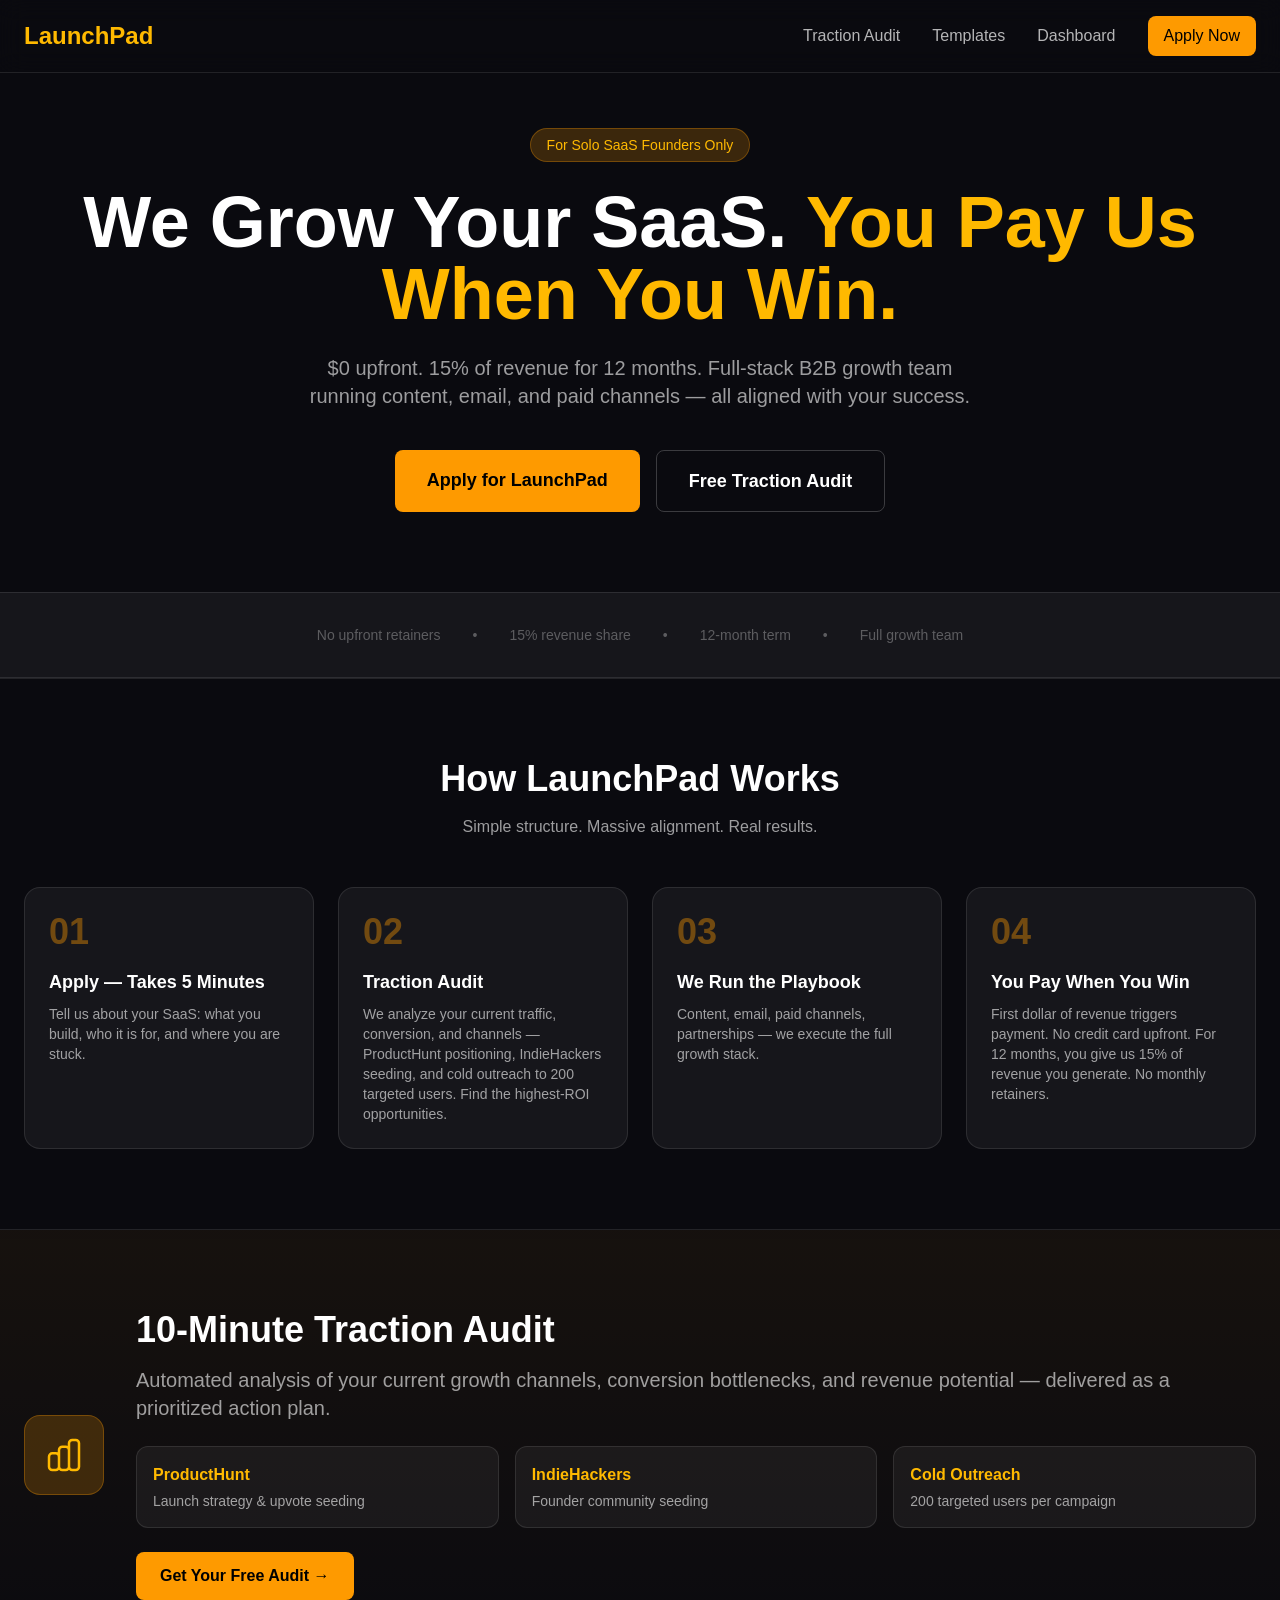
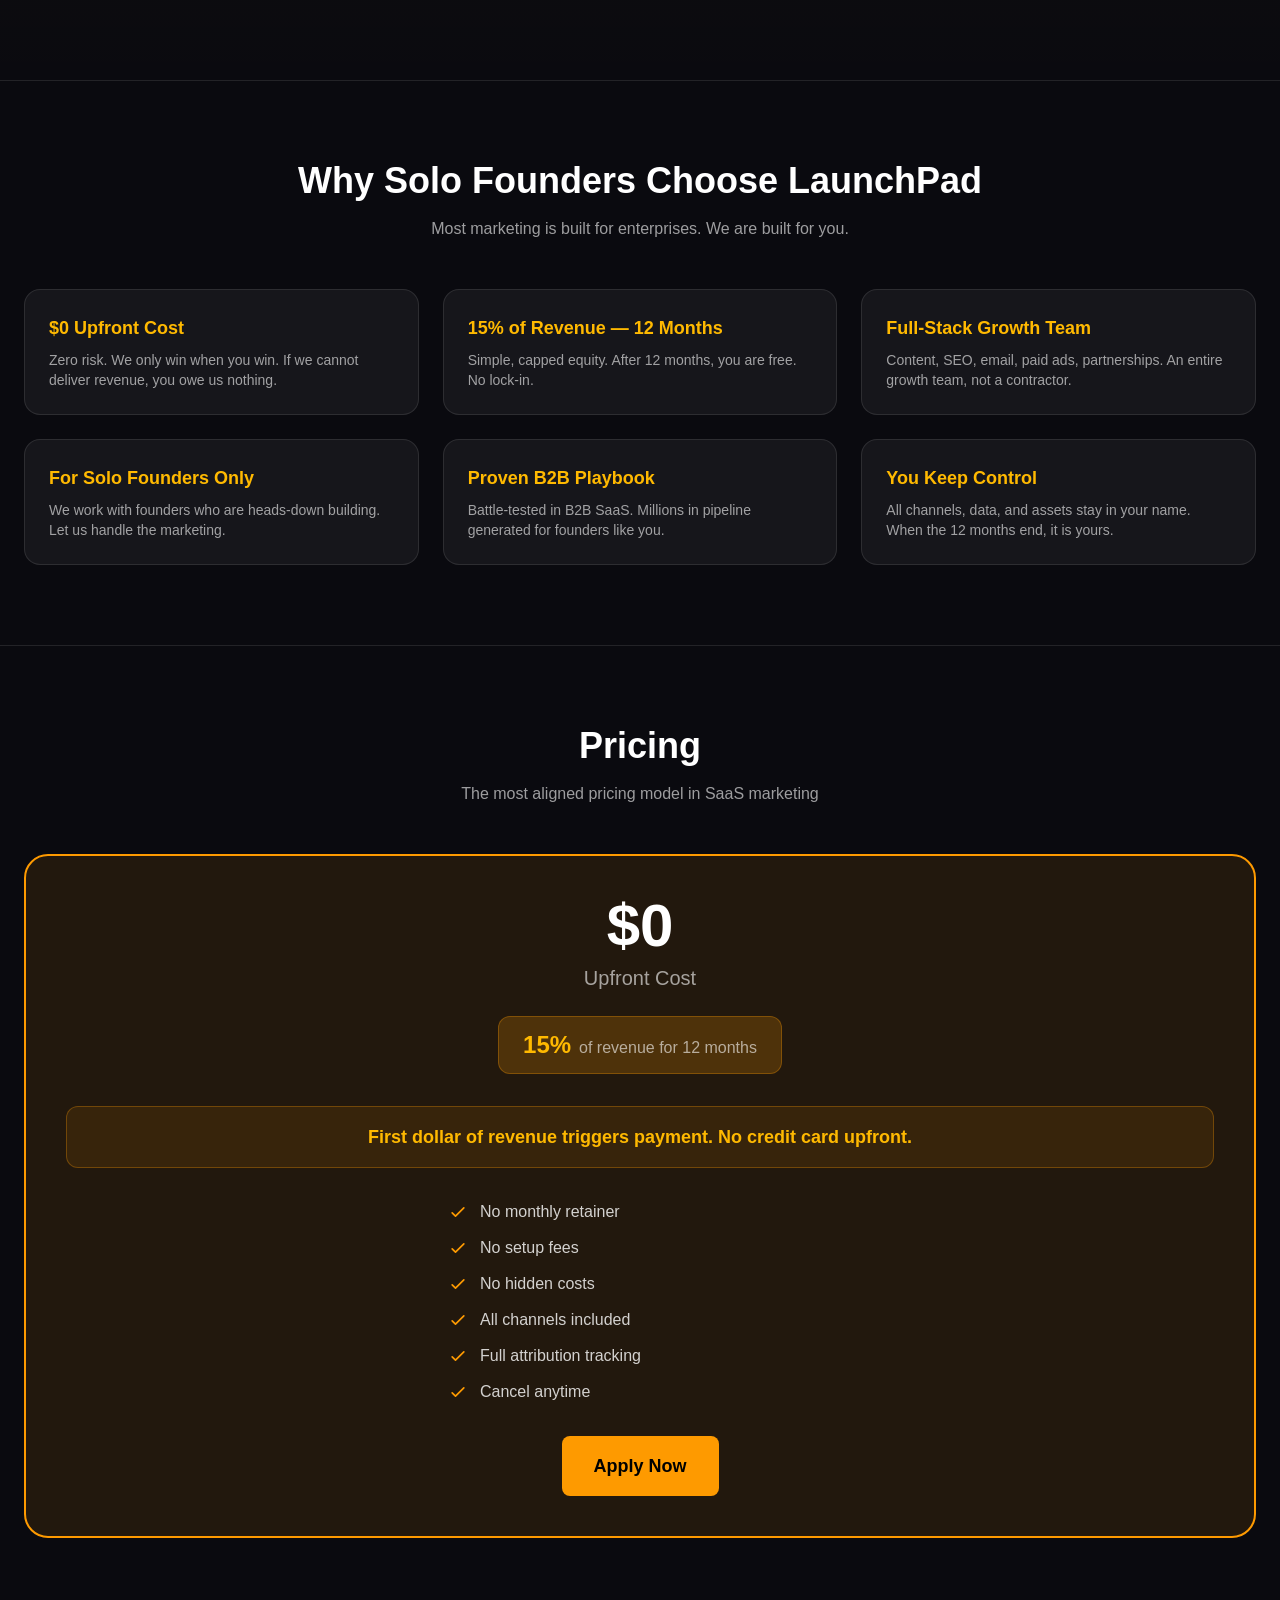
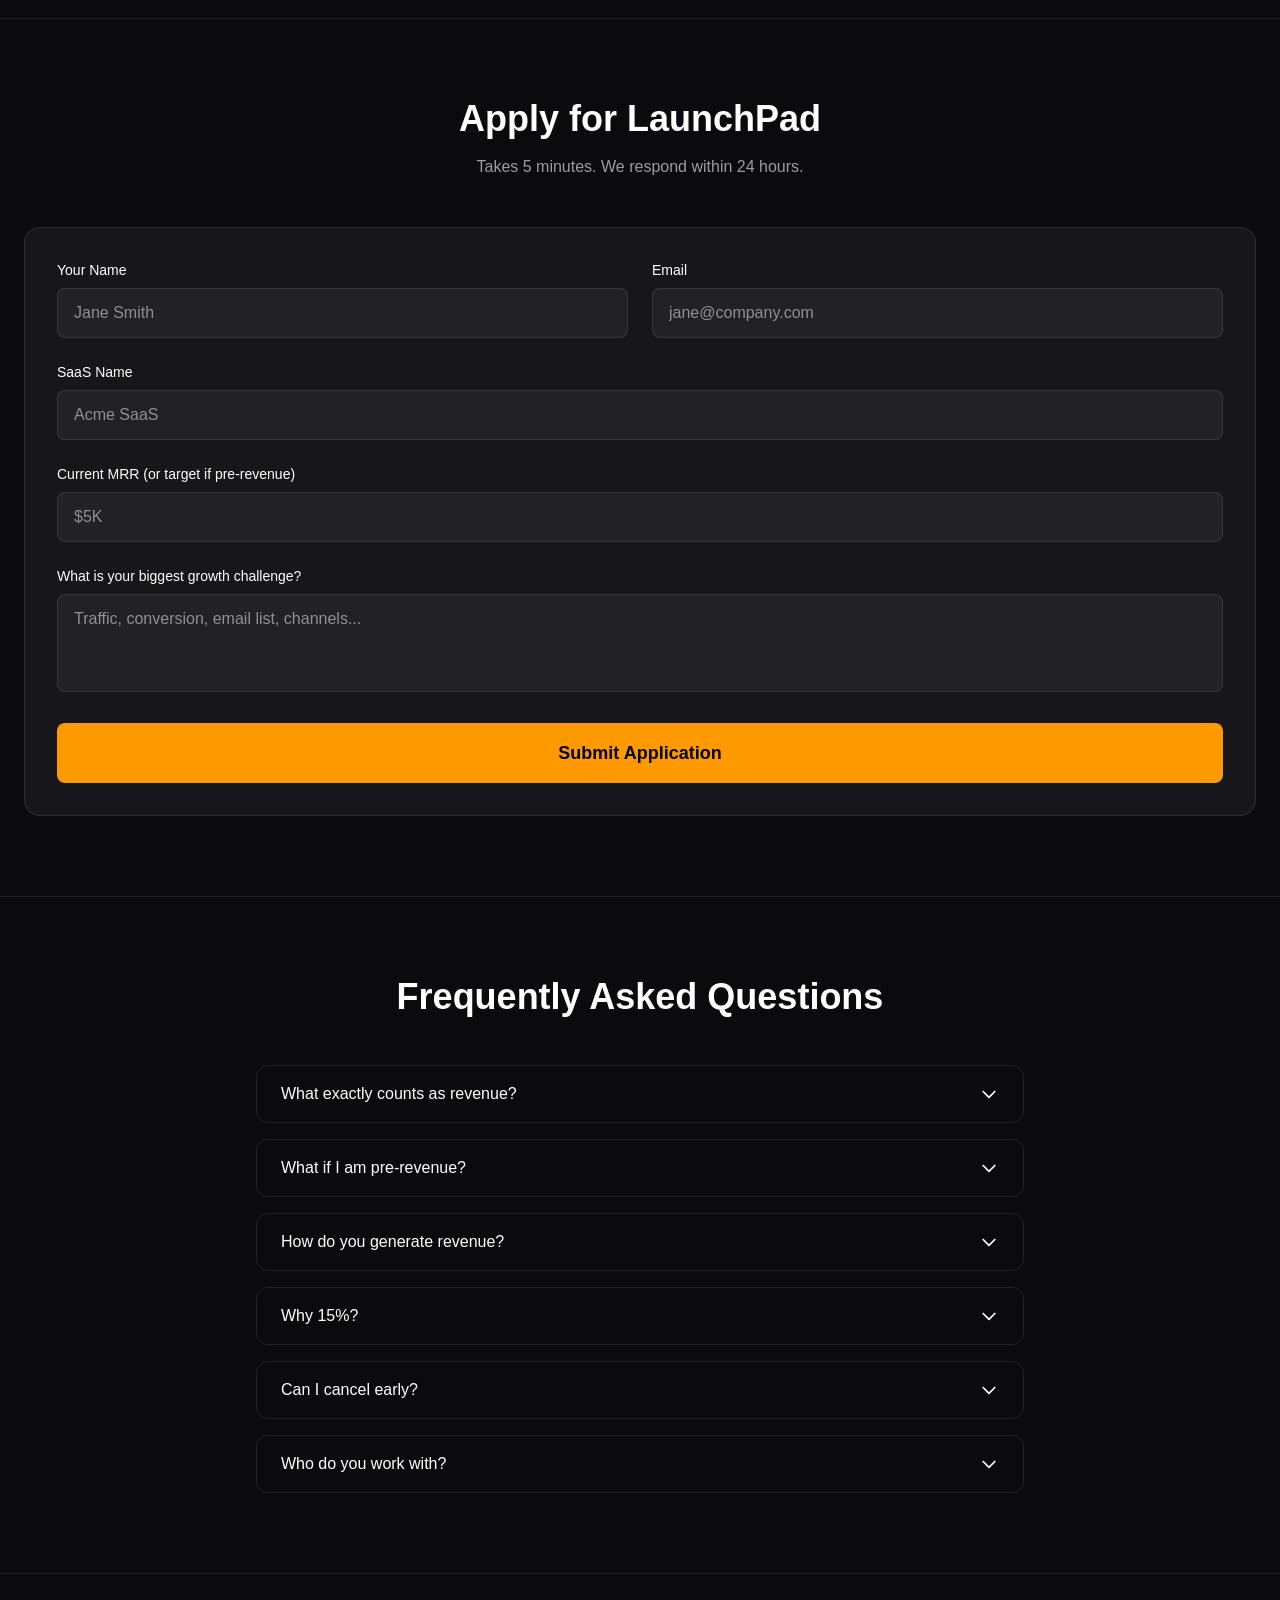
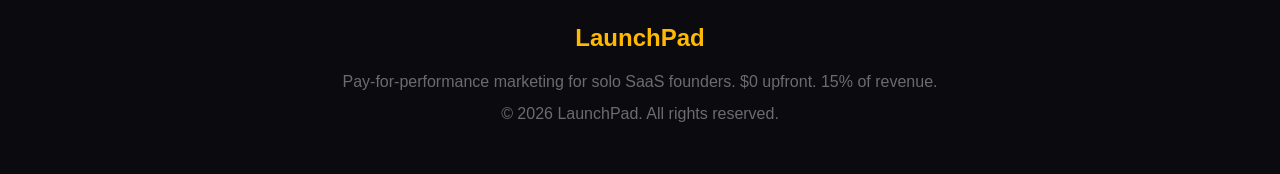
<file: index.html>
<!DOCTYPE html><html lang="en" class="dark"><head><meta charSet="utf-8"/><meta name="viewport" content="width=device-width, initial-scale=1"/><link rel="stylesheet" href="/_next/static/chunks/076_x_7yr4rcw.css" data-precedence="next"/><link rel="preload" as="script" fetchPriority="low" href="/_next/static/chunks/16yhi36w2j0pu.js"/><script src="/_next/static/chunks/0sclm-~.fdgc4.js" async=""></script><script src="/_next/static/chunks/127bmdpb6q5dr.js" async=""></script><script src="/_next/static/chunks/08vzo2o2iyyz..js" async=""></script><script src="/_next/static/chunks/turbopack-02e-frna0dz_e.js" async=""></script><script src="/_next/static/chunks/032_nj6gh6pf-.js" async=""></script><script src="/_next/static/chunks/0gald0yno.e48.js" async=""></script><script src="/_next/static/chunks/0a_pxwhiwe_45.js" async=""></script><title>LaunchPad — Pay-for-Performance Marketing for Solo SaaS Founders</title><meta name="description" content="$0 upfront. 15% of revenue for 12 months. Full-stack B2B growth team. For solo SaaS founders only."/><link rel="icon" href="/favicon.ico?favicon.0x3dzn~oxb6tn.ico" sizes="256x256" type="image/x-icon"/><script src="/_next/static/chunks/03~yq9q893hmn.js" noModule=""></script></head><body class="antialiased"><div hidden=""><!--$--><!--/$--></div><nav class="fixed top-0 left-0 right-0 z-50 border-b border-white/10 bg-[#0a0a0f]/80 backdrop-blur-md"><div class="mx-auto max-w-7xl px-6 py-4 flex items-center justify-between"><a class="text-2xl font-bold text-amber-400" href="/">LaunchPad</a><div class="hidden md:flex items-center gap-8"><a class="text-white/70 hover:text-white" href="/audit">Traction Audit</a><a class="text-white/70 hover:text-white" href="/templates">Templates</a><a class="text-white/70 hover:text-white" href="/dashboard">Dashboard</a><a class="px-4 py-2 bg-amber-500 hover:bg-amber-400 text-black rounded-lg font-medium" href="/#apply">Apply Now</a></div></div></nav><div class="min-h-screen bg-[#0a0a0f] text-white"><section class="pt-32 pb-20 px-6 text-center"><div class="inline-block px-4 py-1.5 mb-6 text-sm rounded-full bg-amber-500/20 text-amber-400 border border-amber-500/30">For Solo SaaS Founders Only</div><h1 class="text-5xl md:text-7xl font-bold mb-6">We Grow Your SaaS.<span class="text-amber-400"> You Pay Us When You Win.</span></h1><p class="text-xl text-white/60 mb-10 max-w-2xl mx-auto">$0 upfront. 15% of revenue for 12 months. Full-stack B2B growth team running content, email, and paid channels — all aligned with your success.</p><div class="flex gap-4 justify-center"><a href="#apply" class="px-8 py-4 bg-amber-500 hover:bg-amber-400 text-black rounded-lg font-semibold text-lg">Apply for LaunchPad</a><a href="/audit" class="px-8 py-4 border border-white/20 hover:border-white/40 rounded-lg font-semibold text-lg">Free Traction Audit</a></div></section><section class="py-8 px-6 border-y border-white/10 bg-white/5"><div class="flex flex-wrap justify-center gap-8 text-white/30 text-sm"><span>No upfront retainers</span><span>•</span><span>15% revenue share</span><span>•</span><span>12-month term</span><span>•</span><span>Full growth team</span></div></section><section id="how" class="py-20 px-6 border-t border-white/10"><div class="mx-auto max-w-7xl text-center mb-12"><h2 class="text-4xl font-bold mb-4">How LaunchPad Works</h2><p class="text-white/60">Simple structure. Massive alignment. Real results.</p></div><div class="grid md:grid-cols-2 lg:grid-cols-4 gap-6 max-w-7xl mx-auto"><div class="p-6 rounded-2xl border border-white/10 bg-white/5 hover:border-amber-500/50 transition"><div class="text-4xl font-bold text-amber-500/40 mb-4">01</div><h3 class="text-lg font-semibold mb-2">Apply — Takes 5 Minutes</h3><p class="text-white/60 text-sm">Tell us about your SaaS: what you build, who it is for, and where you are stuck.</p></div><div class="p-6 rounded-2xl border border-white/10 bg-white/5 hover:border-amber-500/50 transition"><div class="text-4xl font-bold text-amber-500/40 mb-4">02</div><h3 class="text-lg font-semibold mb-2">Traction Audit</h3><p class="text-white/60 text-sm">We analyze your current traffic, conversion, and channels — ProductHunt positioning, IndieHackers seeding, and cold outreach to 200 targeted users. Find the highest-ROI opportunities.</p></div><div class="p-6 rounded-2xl border border-white/10 bg-white/5 hover:border-amber-500/50 transition"><div class="text-4xl font-bold text-amber-500/40 mb-4">03</div><h3 class="text-lg font-semibold mb-2">We Run the Playbook</h3><p class="text-white/60 text-sm">Content, email, paid channels, partnerships — we execute the full growth stack.</p></div><div class="p-6 rounded-2xl border border-white/10 bg-white/5 hover:border-amber-500/50 transition"><div class="text-4xl font-bold text-amber-500/40 mb-4">04</div><h3 class="text-lg font-semibold mb-2">You Pay When You Win</h3><p class="text-white/60 text-sm">First dollar of revenue triggers payment. No credit card upfront. For 12 months, you give us 15% of revenue you generate. No monthly retainers.</p></div></div></section><section id="audit" class="py-20 px-6 border-t border-white/10 bg-gradient-to-b from-amber-500/5 to-transparent"><div class="mx-auto max-4xl"><div class="flex flex-col md:flex-row items-center gap-8"><div class="flex-shrink-0 w-20 h-20 rounded-2xl bg-amber-500/20 border border-amber-500/30 flex items-center justify-center"><svg class="w-10 h-10 text-amber-400" fill="none" stroke="currentColor" viewBox="0 0 24 24"><path stroke-linecap="round" stroke-linejoin="round" stroke-width="1.5" d="M9 19v-6a2 2 0 00-2-2H5a2 2 0 00-2 2v6a2 2 0 002 2h2a2 2 0 002-2zm0 0V9a2 2 0 012-2h2a2 2 0 012 2v10m-6 0a2 2 0 002 2h2a2 2 0 002-2m0 0V5a2 2 0 012-2h2a2 2 0 012 2v14a2 2 0 01-2 2h-2a2 2 0 01-2-2z"></path></svg></div><div><h2 class="text-4xl font-bold mb-4">10-Minute Traction Audit</h2><p class="text-xl text-white/60 mb-6">Automated analysis of your current growth channels, conversion bottlenecks, and revenue potential — delivered as a prioritized action plan.</p><div class="grid md:grid-cols-3 gap-4"><div class="p-4 rounded-xl border border-white/10 bg-white/5"><div class="text-amber-400 font-semibold mb-1">ProductHunt</div><p class="text-white/60 text-sm">Launch strategy &amp; upvote seeding</p></div><div class="p-4 rounded-xl border border-white/10 bg-white/5"><div class="text-amber-400 font-semibold mb-1">IndieHackers</div><p class="text-white/60 text-sm">Founder community seeding</p></div><div class="p-4 rounded-xl border border-white/10 bg-white/5"><div class="text-amber-400 font-semibold mb-1">Cold Outreach</div><p class="text-white/60 text-sm">200 targeted users per campaign</p></div></div><a href="/audit" class="inline-block mt-6 px-6 py-3 bg-amber-500 hover:bg-amber-400 text-black rounded-lg font-semibold">Get Your Free Audit →</a></div></div></div></section><section id="why" class="py-20 px-6 border-t border-white/10"><div class="mx-auto max-w-7xl text-center mb-12"><h2 class="text-4xl font-bold mb-4">Why Solo Founders Choose LaunchPad</h2><p class="text-white/60">Most marketing is built for enterprises. We are built for you.</p></div><div class="grid md:grid-cols-2 lg:grid-cols-3 gap-6 max-w-7xl mx-auto"><div class="p-6 rounded-2xl border border-white/10 bg-white/5"><h3 class="text-lg font-semibold mb-2 text-amber-400">$0 Upfront Cost</h3><p class="text-white/60 text-sm">Zero risk. We only win when you win. If we cannot deliver revenue, you owe us nothing.</p></div><div class="p-6 rounded-2xl border border-white/10 bg-white/5"><h3 class="text-lg font-semibold mb-2 text-amber-400">15% of Revenue — 12 Months</h3><p class="text-white/60 text-sm">Simple, capped equity. After 12 months, you are free. No lock-in.</p></div><div class="p-6 rounded-2xl border border-white/10 bg-white/5"><h3 class="text-lg font-semibold mb-2 text-amber-400">Full-Stack Growth Team</h3><p class="text-white/60 text-sm">Content, SEO, email, paid ads, partnerships. An entire growth team, not a contractor.</p></div><div class="p-6 rounded-2xl border border-white/10 bg-white/5"><h3 class="text-lg font-semibold mb-2 text-amber-400">For Solo Founders Only</h3><p class="text-white/60 text-sm">We work with founders who are heads-down building. Let us handle the marketing.</p></div><div class="p-6 rounded-2xl border border-white/10 bg-white/5"><h3 class="text-lg font-semibold mb-2 text-amber-400">Proven B2B Playbook</h3><p class="text-white/60 text-sm">Battle-tested in B2B SaaS. Millions in pipeline generated for founders like you.</p></div><div class="p-6 rounded-2xl border border-white/10 bg-white/5"><h3 class="text-lg font-semibold mb-2 text-amber-400">You Keep Control</h3><p class="text-white/60 text-sm">All channels, data, and assets stay in your name. When the 12 months end, it is yours.</p></div></div></section><section id="pricing" class="py-20 px-6 border-t border-white/10"><div class="mx-auto max-w-3xl text-center mb-12"><h2 class="text-4xl font-bold mb-4">Pricing</h2><p class="text-white/60">The most aligned pricing model in SaaS marketing</p></div><div class="p-10 rounded-3xl border-2 border-amber-500 bg-amber-500/10 text-center"><div class="text-6xl font-bold mb-2">$0</div><div class="text-xl text-white/60 mb-6">Upfront Cost</div><div class="inline-block px-6 py-3 rounded-xl bg-amber-500/20 border border-amber-500/30 mb-8"><span class="text-2xl font-bold text-amber-400">15%</span><span class="text-white/60 ml-2">of revenue for 12 months</span></div><div class="mb-8 p-4 rounded-xl bg-amber-500/10 border border-amber-500/30"><p class="text-amber-400 font-semibold text-lg">First dollar of revenue triggers payment. No credit card upfront.</p></div><ul class="text-left space-y-3 max-w-sm mx-auto mb-8"><li class="flex items-center gap-3"><svg class="w-5 h-5 text-amber-500 flex-shrink-0" fill="none" stroke="currentColor" viewBox="0 0 24 24"><path stroke-linecap="round" stroke-linejoin="round" stroke-width="2" d="M5 13l4 4L19 7"></path></svg><span class="text-white/80">No monthly retainer</span></li><li class="flex items-center gap-3"><svg class="w-5 h-5 text-amber-500 flex-shrink-0" fill="none" stroke="currentColor" viewBox="0 0 24 24"><path stroke-linecap="round" stroke-linejoin="round" stroke-width="2" d="M5 13l4 4L19 7"></path></svg><span class="text-white/80">No setup fees</span></li><li class="flex items-center gap-3"><svg class="w-5 h-5 text-amber-500 flex-shrink-0" fill="none" stroke="currentColor" viewBox="0 0 24 24"><path stroke-linecap="round" stroke-linejoin="round" stroke-width="2" d="M5 13l4 4L19 7"></path></svg><span class="text-white/80">No hidden costs</span></li><li class="flex items-center gap-3"><svg class="w-5 h-5 text-amber-500 flex-shrink-0" fill="none" stroke="currentColor" viewBox="0 0 24 24"><path stroke-linecap="round" stroke-linejoin="round" stroke-width="2" d="M5 13l4 4L19 7"></path></svg><span class="text-white/80">All channels included</span></li><li class="flex items-center gap-3"><svg class="w-5 h-5 text-amber-500 flex-shrink-0" fill="none" stroke="currentColor" viewBox="0 0 24 24"><path stroke-linecap="round" stroke-linejoin="round" stroke-width="2" d="M5 13l4 4L19 7"></path></svg><span class="text-white/80">Full attribution tracking</span></li><li class="flex items-center gap-3"><svg class="w-5 h-5 text-amber-500 flex-shrink-0" fill="none" stroke="currentColor" viewBox="0 0 24 24"><path stroke-linecap="round" stroke-linejoin="round" stroke-width="2" d="M5 13l4 4L19 7"></path></svg><span class="text-white/80">Cancel anytime</span></li></ul><a href="#apply" class="inline-block px-8 py-4 bg-amber-500 hover:bg-amber-400 text-black rounded-lg font-semibold text-lg">Apply Now</a></div></section><section id="apply" class="py-20 px-6 border-t border-white/10"><div class="mx-auto max-w-2xl text-center mb-12"><h2 class="text-4xl font-bold mb-4">Apply for LaunchPad</h2><p class="text-white/60">Takes 5 minutes. We respond within 24 hours.</p></div><form class="p-8 rounded-2xl border border-white/10 bg-white/5 space-y-6"><div class="grid md:grid-cols-2 gap-6"><div><label class="block text-sm font-medium mb-2">Your Name</label><input type="text" required="" class="w-full px-4 py-3 rounded-lg bg-white/5 border border-white/10 focus:border-amber-500 outline-none transition" placeholder="Jane Smith" value=""/></div><div><label class="block text-sm font-medium mb-2">Email</label><input type="email" required="" class="w-full px-4 py-3 rounded-lg bg-white/5 border border-white/10 focus:border-amber-500 outline-none transition" placeholder="jane@company.com" value=""/></div></div><div><label class="block text-sm font-medium mb-2">SaaS Name</label><input type="text" required="" class="w-full px-4 py-3 rounded-lg bg-white/5 border border-white/10 focus:border-amber-500 outline-none transition" placeholder="Acme SaaS" value=""/></div><div><label class="block text-sm font-medium mb-2">Current MRR (or target if pre-revenue)</label><input type="text" required="" class="w-full px-4 py-3 rounded-lg bg-white/5 border border-white/10 focus:border-amber-500 outline-none transition" placeholder="$5K" value=""/></div><div><label class="block text-sm font-medium mb-2">What is your biggest growth challenge?</label><textarea required="" rows="3" class="w-full px-4 py-3 rounded-lg bg-white/5 border border-white/10 focus:border-amber-500 outline-none transition resize-none" placeholder="Traffic, conversion, email list, channels..."></textarea></div><button type="submit" class="w-full px-8 py-4 bg-amber-500 hover:bg-amber-400 text-black rounded-lg font-semibold text-lg transition disabled:opacity-50">Submit Application</button></form></section><section id="faq" class="py-20 px-6 border-t border-white/10"><div class="mx-auto max-w-3xl"><div class="text-center mb-12"><h2 class="text-4xl font-bold mb-4">Frequently Asked Questions</h2></div><div class="space-y-4"><div class="border border-white/10 rounded-xl overflow-hidden"><button class="w-full px-6 py-4 text-left flex items-center justify-between hover:bg-white/5 transition"><span class="font-medium">What exactly counts as revenue?</span><svg class="w-5 h-5 transition-transform " fill="none" stroke="currentColor" viewBox="0 0 24 24"><path stroke-linecap="round" stroke-linejoin="round" stroke-width="2" d="M19 9l-7 7-7-7"></path></svg></button></div><div class="border border-white/10 rounded-xl overflow-hidden"><button class="w-full px-6 py-4 text-left flex items-center justify-between hover:bg-white/5 transition"><span class="font-medium">What if I am pre-revenue?</span><svg class="w-5 h-5 transition-transform " fill="none" stroke="currentColor" viewBox="0 0 24 24"><path stroke-linecap="round" stroke-linejoin="round" stroke-width="2" d="M19 9l-7 7-7-7"></path></svg></button></div><div class="border border-white/10 rounded-xl overflow-hidden"><button class="w-full px-6 py-4 text-left flex items-center justify-between hover:bg-white/5 transition"><span class="font-medium">How do you generate revenue?</span><svg class="w-5 h-5 transition-transform " fill="none" stroke="currentColor" viewBox="0 0 24 24"><path stroke-linecap="round" stroke-linejoin="round" stroke-width="2" d="M19 9l-7 7-7-7"></path></svg></button></div><div class="border border-white/10 rounded-xl overflow-hidden"><button class="w-full px-6 py-4 text-left flex items-center justify-between hover:bg-white/5 transition"><span class="font-medium">Why 15%?</span><svg class="w-5 h-5 transition-transform " fill="none" stroke="currentColor" viewBox="0 0 24 24"><path stroke-linecap="round" stroke-linejoin="round" stroke-width="2" d="M19 9l-7 7-7-7"></path></svg></button></div><div class="border border-white/10 rounded-xl overflow-hidden"><button class="w-full px-6 py-4 text-left flex items-center justify-between hover:bg-white/5 transition"><span class="font-medium">Can I cancel early?</span><svg class="w-5 h-5 transition-transform " fill="none" stroke="currentColor" viewBox="0 0 24 24"><path stroke-linecap="round" stroke-linejoin="round" stroke-width="2" d="M19 9l-7 7-7-7"></path></svg></button></div><div class="border border-white/10 rounded-xl overflow-hidden"><button class="w-full px-6 py-4 text-left flex items-center justify-between hover:bg-white/5 transition"><span class="font-medium">Who do you work with?</span><svg class="w-5 h-5 transition-transform " fill="none" stroke="currentColor" viewBox="0 0 24 24"><path stroke-linecap="round" stroke-linejoin="round" stroke-width="2" d="M19 9l-7 7-7-7"></path></svg></button></div></div></div></section><footer class="py-12 px-6 border-t border-white/10 text-center text-white/40"><div class="text-2xl font-bold text-amber-400 mb-4">LaunchPad</div><p>Pay-for-performance marketing for solo SaaS founders. $0 upfront. 15% of revenue.</p><p class="mt-2">© 2026 LaunchPad. All rights reserved.</p></footer></div><!--$--><!--/$--><script src="/_next/static/chunks/16yhi36w2j0pu.js" id="_R_" async=""></script><script>(self.__next_f=self.__next_f||[]).push([0])</script><script>self.__next_f.push([1,"1:\"$Sreact.fragment\"\n2:I[19270,[\"/_next/static/chunks/032_nj6gh6pf-.js\",\"/_next/static/chunks/0gald0yno.e48.js\"],\"\"]\n3:I[2849,[\"/_next/static/chunks/032_nj6gh6pf-.js\",\"/_next/static/chunks/0gald0yno.e48.js\"],\"default\"]\n4:I[31168,[\"/_next/static/chunks/032_nj6gh6pf-.js\",\"/_next/static/chunks/0gald0yno.e48.js\"],\"default\"]\n5:I[27472,[\"/_next/static/chunks/032_nj6gh6pf-.js\",\"/_next/static/chunks/0gald0yno.e48.js\"],\"ClientPageRoot\"]\n6:I[37347,[\"/_next/static/chunks/032_nj6gh6pf-.js\",\"/_next/static/chunks/0gald0yno.e48.js\",\"/_next/static/chunks/0a_pxwhiwe_45.js\"],\"default\"]\n9:I[77278,[\"/_next/static/chunks/032_nj6gh6pf-.js\",\"/_next/static/chunks/0gald0yno.e48.js\"],\"OutletBoundary\"]\na:\"$Sreact.suspense\"\nc:I[77278,[\"/_next/static/chunks/032_nj6gh6pf-.js\",\"/_next/static/chunks/0gald0yno.e48.js\"],\"ViewportBoundary\"]\ne:I[77278,[\"/_next/static/chunks/032_nj6gh6pf-.js\",\"/_next/static/chunks/0gald0yno.e48.js\"],\"MetadataBoundary\"]\n10:I[41606,[\"/_next/static/chunks/032_nj6gh6pf-.js\",\"/_next/static/chunks/0gald0yno.e48.js\"],\"default\",1]\n:HL[\"/_next/static/chunks/076_x_7yr4rcw.css\",\"style\"]\n"])</script><script>self.__next_f.push([1,"0:{\"P\":null,\"c\":[\"\",\"\"],\"q\":\"\",\"i\":false,\"f\":[[[\"\",{\"children\":[\"__PAGE__\",{}]},\"$undefined\",\"$undefined\",16],[[\"$\",\"$1\",\"c\",{\"children\":[[[\"$\",\"link\",\"0\",{\"rel\":\"stylesheet\",\"href\":\"/_next/static/chunks/076_x_7yr4rcw.css\",\"precedence\":\"next\",\"crossOrigin\":\"$undefined\",\"nonce\":\"$undefined\"}],[\"$\",\"script\",\"script-0\",{\"src\":\"/_next/static/chunks/032_nj6gh6pf-.js\",\"async\":true,\"nonce\":\"$undefined\"}],[\"$\",\"script\",\"script-1\",{\"src\":\"/_next/static/chunks/0gald0yno.e48.js\",\"async\":true,\"nonce\":\"$undefined\"}]],[\"$\",\"html\",null,{\"lang\":\"en\",\"className\":\"dark\",\"children\":[\"$\",\"body\",null,{\"className\":\"antialiased\",\"children\":[[\"$\",\"nav\",null,{\"className\":\"fixed top-0 left-0 right-0 z-50 border-b border-white/10 bg-[#0a0a0f]/80 backdrop-blur-md\",\"children\":[\"$\",\"div\",null,{\"className\":\"mx-auto max-w-7xl px-6 py-4 flex items-center justify-between\",\"children\":[[\"$\",\"$L2\",null,{\"href\":\"/\",\"className\":\"text-2xl font-bold text-amber-400\",\"children\":\"LaunchPad\"}],[\"$\",\"div\",null,{\"className\":\"hidden md:flex items-center gap-8\",\"children\":[[\"$\",\"$L2\",null,{\"href\":\"/audit\",\"className\":\"text-white/70 hover:text-white\",\"children\":\"Traction Audit\"}],[\"$\",\"$L2\",null,{\"href\":\"/templates\",\"className\":\"text-white/70 hover:text-white\",\"children\":\"Templates\"}],[\"$\",\"$L2\",null,{\"href\":\"/dashboard\",\"className\":\"text-white/70 hover:text-white\",\"children\":\"Dashboard\"}],[\"$\",\"$L2\",null,{\"href\":\"/#apply\",\"className\":\"px-4 py-2 bg-amber-500 hover:bg-amber-400 text-black rounded-lg font-medium\",\"children\":\"Apply Now\"}]]}]]}]}],[\"$\",\"$L3\",null,{\"parallelRouterKey\":\"children\",\"error\":\"$undefined\",\"errorStyles\":\"$undefined\",\"errorScripts\":\"$undefined\",\"template\":[\"$\",\"$L4\",null,{}],\"templateStyles\":\"$undefined\",\"templateScripts\":\"$undefined\",\"notFound\":[[[\"$\",\"title\",null,{\"children\":\"404: This page could not be found.\"}],[\"$\",\"div\",null,{\"style\":{\"fontFamily\":\"system-ui,\\\"Segoe UI\\\",Roboto,Helvetica,Arial,sans-serif,\\\"Apple Color Emoji\\\",\\\"Segoe UI Emoji\\\"\",\"height\":\"100vh\",\"textAlign\":\"center\",\"display\":\"flex\",\"flexDirection\":\"column\",\"alignItems\":\"center\",\"justifyContent\":\"center\"},\"children\":[\"$\",\"div\",null,{\"children\":[[\"$\",\"style\",null,{\"dangerouslySetInnerHTML\":{\"__html\":\"body{color:#000;background:#fff;margin:0}.next-error-h1{border-right:1px solid rgba(0,0,0,.3)}@media (prefers-color-scheme:dark){body{color:#fff;background:#000}.next-error-h1{border-right:1px solid rgba(255,255,255,.3)}}\"}}],[\"$\",\"h1\",null,{\"className\":\"next-error-h1\",\"style\":{\"display\":\"inline-block\",\"margin\":\"0 20px 0 0\",\"padding\":\"0 23px 0 0\",\"fontSize\":24,\"fontWeight\":500,\"verticalAlign\":\"top\",\"lineHeight\":\"49px\"},\"children\":404}],[\"$\",\"div\",null,{\"style\":{\"display\":\"inline-block\"},\"children\":[\"$\",\"h2\",null,{\"style\":{\"fontSize\":14,\"fontWeight\":400,\"lineHeight\":\"49px\",\"margin\":0},\"children\":\"This page could not be found.\"}]}]]}]}]],[]],\"forbidden\":\"$undefined\",\"unauthorized\":\"$undefined\"}]]}]}]]}],{\"children\":[[\"$\",\"$1\",\"c\",{\"children\":[[\"$\",\"$L5\",null,{\"Component\":\"$6\",\"serverProvidedParams\":{\"searchParams\":{},\"params\":{},\"promises\":[\"$@7\",\"$@8\"]}}],[[\"$\",\"script\",\"script-0\",{\"src\":\"/_next/static/chunks/0a_pxwhiwe_45.js\",\"async\":true,\"nonce\":\"$undefined\"}]],[\"$\",\"$L9\",null,{\"children\":[\"$\",\"$a\",null,{\"name\":\"Next.MetadataOutlet\",\"children\":\"$@b\"}]}]]}],{},null,false,null]},null,false,null],[\"$\",\"$1\",\"h\",{\"children\":[null,[\"$\",\"$Lc\",null,{\"children\":\"$Ld\"}],[\"$\",\"div\",null,{\"hidden\":true,\"children\":[\"$\",\"$Le\",null,{\"children\":[\"$\",\"$a\",null,{\"name\":\"Next.Metadata\",\"children\":\"$Lf\"}]}]}],null]}],false]],\"m\":\"$undefined\",\"G\":[\"$10\",[[\"$\",\"link\",\"0\",{\"rel\":\"stylesheet\",\"href\":\"/_next/static/chunks/076_x_7yr4rcw.css\",\"precedence\":\"next\",\"crossOrigin\":\"$undefined\",\"nonce\":\"$undefined\"}]]],\"S\":true,\"h\":null,\"s\":\"$undefined\",\"l\":\"$undefined\",\"p\":\"$undefined\",\"d\":\"$undefined\",\"b\":\"-Vc6R3VLOGHzHxU38rlyv\"}\n"])</script><script>self.__next_f.push([1,"7:{}\n8:\"$0:f:0:1:1:children:0:props:children:0:props:serverProvidedParams:params\"\n"])</script><script>self.__next_f.push([1,"d:[[\"$\",\"meta\",\"0\",{\"charSet\":\"utf-8\"}],[\"$\",\"meta\",\"1\",{\"name\":\"viewport\",\"content\":\"width=device-width, initial-scale=1\"}]]\n"])</script><script>self.__next_f.push([1,"11:I[83249,[\"/_next/static/chunks/032_nj6gh6pf-.js\",\"/_next/static/chunks/0gald0yno.e48.js\"],\"IconMark\"]\nb:null\nf:[[\"$\",\"title\",\"0\",{\"children\":\"LaunchPad — Pay-for-Performance Marketing for Solo SaaS Founders\"}],[\"$\",\"meta\",\"1\",{\"name\":\"description\",\"content\":\"$$0 upfront. 15% of revenue for 12 months. Full-stack B2B growth team. For solo SaaS founders only.\"}],[\"$\",\"link\",\"2\",{\"rel\":\"icon\",\"href\":\"/favicon.ico?favicon.0x3dzn~oxb6tn.ico\",\"sizes\":\"256x256\",\"type\":\"image/x-icon\"}],[\"$\",\"$L11\",\"3\",{}]]\n"])</script></body></html>
</file>
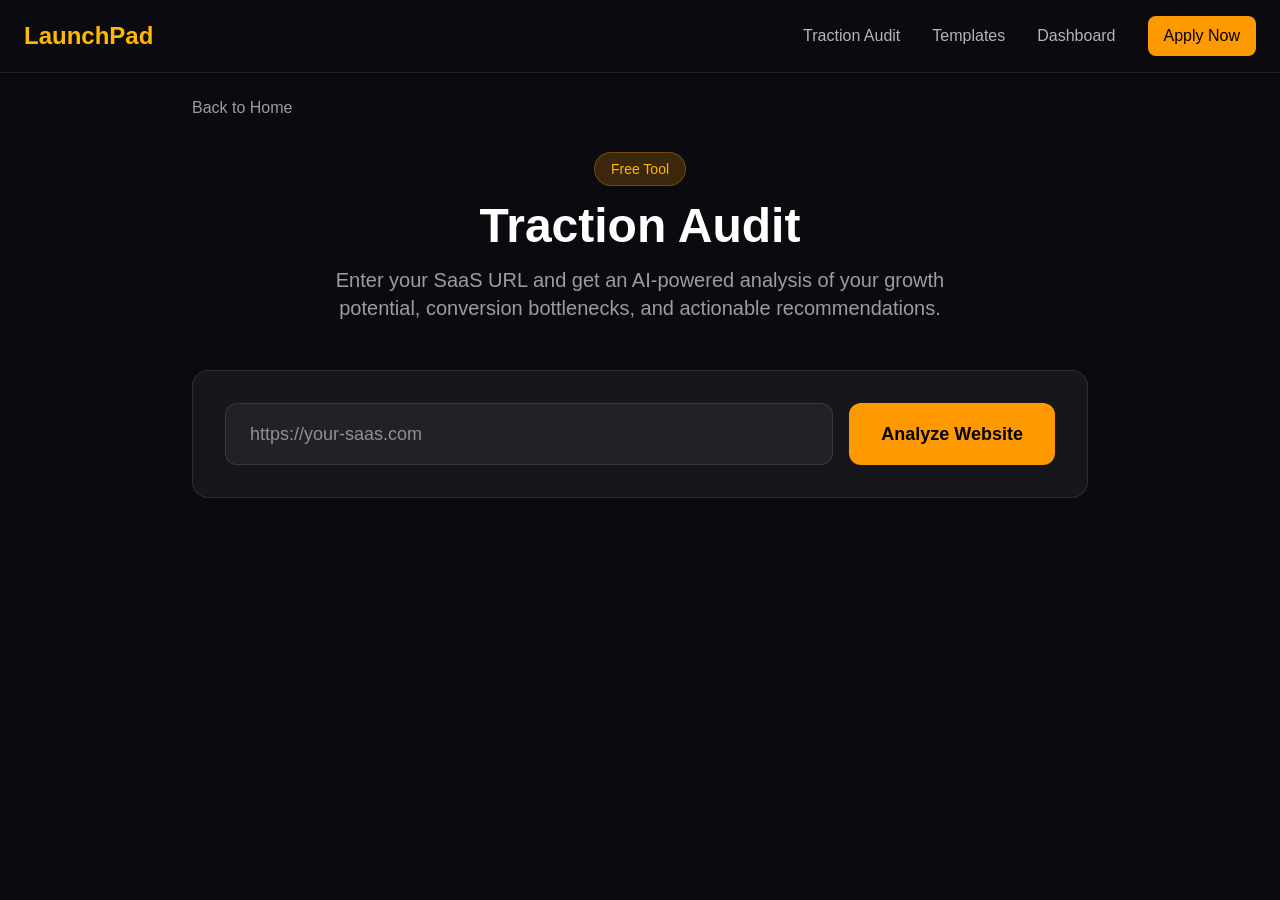
<file: audit.html>
<!DOCTYPE html><html lang="en" class="dark"><head><meta charSet="utf-8"/><meta name="viewport" content="width=device-width, initial-scale=1"/><link rel="stylesheet" href="/_next/static/chunks/076_x_7yr4rcw.css" data-precedence="next"/><link rel="preload" as="script" fetchPriority="low" href="/_next/static/chunks/16yhi36w2j0pu.js"/><script src="/_next/static/chunks/0sclm-~.fdgc4.js" async=""></script><script src="/_next/static/chunks/127bmdpb6q5dr.js" async=""></script><script src="/_next/static/chunks/08vzo2o2iyyz..js" async=""></script><script src="/_next/static/chunks/turbopack-02e-frna0dz_e.js" async=""></script><script src="/_next/static/chunks/032_nj6gh6pf-.js" async=""></script><script src="/_next/static/chunks/0gald0yno.e48.js" async=""></script><script src="/_next/static/chunks/0wc5gdp-jt9l1.js" async=""></script><title>LaunchPad — Pay-for-Performance Marketing for Solo SaaS Founders</title><meta name="description" content="$0 upfront. 15% of revenue for 12 months. Full-stack B2B growth team. For solo SaaS founders only."/><link rel="icon" href="/favicon.ico?favicon.0x3dzn~oxb6tn.ico" sizes="256x256" type="image/x-icon"/><script src="/_next/static/chunks/03~yq9q893hmn.js" noModule=""></script></head><body class="antialiased"><div hidden=""><!--$--><!--/$--></div><nav class="fixed top-0 left-0 right-0 z-50 border-b border-white/10 bg-[#0a0a0f]/80 backdrop-blur-md"><div class="mx-auto max-w-7xl px-6 py-4 flex items-center justify-between"><a class="text-2xl font-bold text-amber-400" href="/">LaunchPad</a><div class="hidden md:flex items-center gap-8"><a class="text-white/70 hover:text-white" href="/audit">Traction Audit</a><a class="text-white/70 hover:text-white" href="/templates">Templates</a><a class="text-white/70 hover:text-white" href="/dashboard">Dashboard</a><a class="px-4 py-2 bg-amber-500 hover:bg-amber-400 text-black rounded-lg font-medium" href="/#apply">Apply Now</a></div></div></nav><div class="min-h-screen bg-[#0a0a0f] text-white pt-24 pb-20 px-6"><div class="mx-auto max-w-4xl"><a class="inline-flex items-center gap-2 text-white/60 hover:text-white mb-8" href="/">Back to Home</a><div class="text-center mb-12"><div class="inline-block px-4 py-1.5 mb-4 text-sm rounded-full bg-amber-500/20 text-amber-400 border border-amber-500/30">Free Tool</div><h1 class="text-4xl md:text-5xl font-bold mb-4">Traction Audit</h1><p class="text-xl text-white/60 max-w-2xl mx-auto">Enter your SaaS URL and get an AI-powered analysis of your growth potential, conversion bottlenecks, and actionable recommendations.</p></div><form class="p-8 rounded-2xl border border-white/10 bg-white/5 mb-12"><div class="flex flex-col md:flex-row gap-4"><input type="url" required="" placeholder="https://your-saas.com" class="flex-1 px-6 py-4 rounded-xl bg-white/5 border border-white/10 focus:border-amber-500 outline-none transition text-lg" value=""/><button type="submit" class="px-8 py-4 bg-amber-500 hover:bg-amber-400 text-black rounded-xl font-semibold text-lg transition disabled:opacity-50 whitespace-nowrap">Analyze Website</button></div></form></div></div><!--$--><!--/$--><script src="/_next/static/chunks/16yhi36w2j0pu.js" id="_R_" async=""></script><script>(self.__next_f=self.__next_f||[]).push([0])</script><script>self.__next_f.push([1,"1:\"$Sreact.fragment\"\n2:I[19270,[\"/_next/static/chunks/032_nj6gh6pf-.js\",\"/_next/static/chunks/0gald0yno.e48.js\"],\"\"]\n3:I[2849,[\"/_next/static/chunks/032_nj6gh6pf-.js\",\"/_next/static/chunks/0gald0yno.e48.js\"],\"default\"]\n4:I[31168,[\"/_next/static/chunks/032_nj6gh6pf-.js\",\"/_next/static/chunks/0gald0yno.e48.js\"],\"default\"]\n5:I[27472,[\"/_next/static/chunks/032_nj6gh6pf-.js\",\"/_next/static/chunks/0gald0yno.e48.js\"],\"ClientPageRoot\"]\n6:I[55397,[\"/_next/static/chunks/032_nj6gh6pf-.js\",\"/_next/static/chunks/0gald0yno.e48.js\",\"/_next/static/chunks/0wc5gdp-jt9l1.js\"],\"default\"]\n9:I[77278,[\"/_next/static/chunks/032_nj6gh6pf-.js\",\"/_next/static/chunks/0gald0yno.e48.js\"],\"OutletBoundary\"]\na:\"$Sreact.suspense\"\nd:I[77278,[\"/_next/static/chunks/032_nj6gh6pf-.js\",\"/_next/static/chunks/0gald0yno.e48.js\"],\"ViewportBoundary\"]\nf:I[77278,[\"/_next/static/chunks/032_nj6gh6pf-.js\",\"/_next/static/chunks/0gald0yno.e48.js\"],\"MetadataBoundary\"]\n11:I[41606,[\"/_next/static/chunks/032_nj6gh6pf-.js\",\"/_next/static/chunks/0gald0yno.e48.js\"],\"default\",1]\n:HL[\"/_next/static/chunks/076_x_7yr4rcw.css\",\"style\"]\n"])</script><script>self.__next_f.push([1,"0:{\"P\":null,\"c\":[\"\",\"audit\"],\"q\":\"\",\"i\":false,\"f\":[[[\"\",{\"children\":[\"audit\",{\"children\":[\"__PAGE__\",{}]}]},\"$undefined\",\"$undefined\",16],[[\"$\",\"$1\",\"c\",{\"children\":[[[\"$\",\"link\",\"0\",{\"rel\":\"stylesheet\",\"href\":\"/_next/static/chunks/076_x_7yr4rcw.css\",\"precedence\":\"next\",\"crossOrigin\":\"$undefined\",\"nonce\":\"$undefined\"}],[\"$\",\"script\",\"script-0\",{\"src\":\"/_next/static/chunks/032_nj6gh6pf-.js\",\"async\":true,\"nonce\":\"$undefined\"}],[\"$\",\"script\",\"script-1\",{\"src\":\"/_next/static/chunks/0gald0yno.e48.js\",\"async\":true,\"nonce\":\"$undefined\"}]],[\"$\",\"html\",null,{\"lang\":\"en\",\"className\":\"dark\",\"children\":[\"$\",\"body\",null,{\"className\":\"antialiased\",\"children\":[[\"$\",\"nav\",null,{\"className\":\"fixed top-0 left-0 right-0 z-50 border-b border-white/10 bg-[#0a0a0f]/80 backdrop-blur-md\",\"children\":[\"$\",\"div\",null,{\"className\":\"mx-auto max-w-7xl px-6 py-4 flex items-center justify-between\",\"children\":[[\"$\",\"$L2\",null,{\"href\":\"/\",\"className\":\"text-2xl font-bold text-amber-400\",\"children\":\"LaunchPad\"}],[\"$\",\"div\",null,{\"className\":\"hidden md:flex items-center gap-8\",\"children\":[[\"$\",\"$L2\",null,{\"href\":\"/audit\",\"className\":\"text-white/70 hover:text-white\",\"children\":\"Traction Audit\"}],[\"$\",\"$L2\",null,{\"href\":\"/templates\",\"className\":\"text-white/70 hover:text-white\",\"children\":\"Templates\"}],[\"$\",\"$L2\",null,{\"href\":\"/dashboard\",\"className\":\"text-white/70 hover:text-white\",\"children\":\"Dashboard\"}],[\"$\",\"$L2\",null,{\"href\":\"/#apply\",\"className\":\"px-4 py-2 bg-amber-500 hover:bg-amber-400 text-black rounded-lg font-medium\",\"children\":\"Apply Now\"}]]}]]}]}],[\"$\",\"$L3\",null,{\"parallelRouterKey\":\"children\",\"error\":\"$undefined\",\"errorStyles\":\"$undefined\",\"errorScripts\":\"$undefined\",\"template\":[\"$\",\"$L4\",null,{}],\"templateStyles\":\"$undefined\",\"templateScripts\":\"$undefined\",\"notFound\":[[[\"$\",\"title\",null,{\"children\":\"404: This page could not be found.\"}],[\"$\",\"div\",null,{\"style\":{\"fontFamily\":\"system-ui,\\\"Segoe UI\\\",Roboto,Helvetica,Arial,sans-serif,\\\"Apple Color Emoji\\\",\\\"Segoe UI Emoji\\\"\",\"height\":\"100vh\",\"textAlign\":\"center\",\"display\":\"flex\",\"flexDirection\":\"column\",\"alignItems\":\"center\",\"justifyContent\":\"center\"},\"children\":[\"$\",\"div\",null,{\"children\":[[\"$\",\"style\",null,{\"dangerouslySetInnerHTML\":{\"__html\":\"body{color:#000;background:#fff;margin:0}.next-error-h1{border-right:1px solid rgba(0,0,0,.3)}@media (prefers-color-scheme:dark){body{color:#fff;background:#000}.next-error-h1{border-right:1px solid rgba(255,255,255,.3)}}\"}}],[\"$\",\"h1\",null,{\"className\":\"next-error-h1\",\"style\":{\"display\":\"inline-block\",\"margin\":\"0 20px 0 0\",\"padding\":\"0 23px 0 0\",\"fontSize\":24,\"fontWeight\":500,\"verticalAlign\":\"top\",\"lineHeight\":\"49px\"},\"children\":404}],[\"$\",\"div\",null,{\"style\":{\"display\":\"inline-block\"},\"children\":[\"$\",\"h2\",null,{\"style\":{\"fontSize\":14,\"fontWeight\":400,\"lineHeight\":\"49px\",\"margin\":0},\"children\":\"This page could not be found.\"}]}]]}]}]],[]],\"forbidden\":\"$undefined\",\"unauthorized\":\"$undefined\"}]]}]}]]}],{\"children\":[[\"$\",\"$1\",\"c\",{\"children\":[null,[\"$\",\"$L3\",null,{\"parallelRouterKey\":\"children\",\"error\":\"$undefined\",\"errorStyles\":\"$undefined\",\"errorScripts\":\"$undefined\",\"template\":[\"$\",\"$L4\",null,{}],\"templateStyles\":\"$undefined\",\"templateScripts\":\"$undefined\",\"notFound\":\"$undefined\",\"forbidden\":\"$undefined\",\"unauthorized\":\"$undefined\"}]]}],{\"children\":[[\"$\",\"$1\",\"c\",{\"children\":[[\"$\",\"$L5\",null,{\"Component\":\"$6\",\"serverProvidedParams\":{\"searchParams\":{},\"params\":{},\"promises\":[\"$@7\",\"$@8\"]}}],[[\"$\",\"script\",\"script-0\",{\"src\":\"/_next/static/chunks/0wc5gdp-jt9l1.js\",\"async\":true,\"nonce\":\"$undefined\"}]],[\"$\",\"$L9\",null,{\"children\":[\"$\",\"$a\",null,{\"name\":\"Next.MetadataOutlet\",\"children\":\"$@b\"}]}]]}],{},null,false,null]},null,false,\"$@c\"]},null,false,null],[\"$\",\"$1\",\"h\",{\"children\":[null,[\"$\",\"$Ld\",null,{\"children\":\"$Le\"}],[\"$\",\"div\",null,{\"hidden\":true,\"children\":[\"$\",\"$Lf\",null,{\"children\":[\"$\",\"$a\",null,{\"name\":\"Next.Metadata\",\"children\":\"$L10\"}]}]}],null]}],false]],\"m\":\"$undefined\",\"G\":[\"$11\",[[\"$\",\"link\",\"0\",{\"rel\":\"stylesheet\",\"href\":\"/_next/static/chunks/076_x_7yr4rcw.css\",\"precedence\":\"next\",\"crossOrigin\":\"$undefined\",\"nonce\":\"$undefined\"}]]],\"S\":true,\"h\":null,\"s\":\"$undefined\",\"l\":\"$undefined\",\"p\":\"$undefined\",\"d\":\"$undefined\",\"b\":\"-Vc6R3VLOGHzHxU38rlyv\"}\n"])</script><script>self.__next_f.push([1,"12:[]\nc:\"$W12\"\n7:{}\n8:\"$0:f:0:1:1:children:1:children:0:props:children:0:props:serverProvidedParams:params\"\n"])</script><script>self.__next_f.push([1,"e:[[\"$\",\"meta\",\"0\",{\"charSet\":\"utf-8\"}],[\"$\",\"meta\",\"1\",{\"name\":\"viewport\",\"content\":\"width=device-width, initial-scale=1\"}]]\n"])</script><script>self.__next_f.push([1,"13:I[83249,[\"/_next/static/chunks/032_nj6gh6pf-.js\",\"/_next/static/chunks/0gald0yno.e48.js\"],\"IconMark\"]\nb:null\n10:[[\"$\",\"title\",\"0\",{\"children\":\"LaunchPad — Pay-for-Performance Marketing for Solo SaaS Founders\"}],[\"$\",\"meta\",\"1\",{\"name\":\"description\",\"content\":\"$$0 upfront. 15% of revenue for 12 months. Full-stack B2B growth team. For solo SaaS founders only.\"}],[\"$\",\"link\",\"2\",{\"rel\":\"icon\",\"href\":\"/favicon.ico?favicon.0x3dzn~oxb6tn.ico\",\"sizes\":\"256x256\",\"type\":\"image/x-icon\"}],[\"$\",\"$L13\",\"3\",{}]]\n"])</script></body></html>
</file>
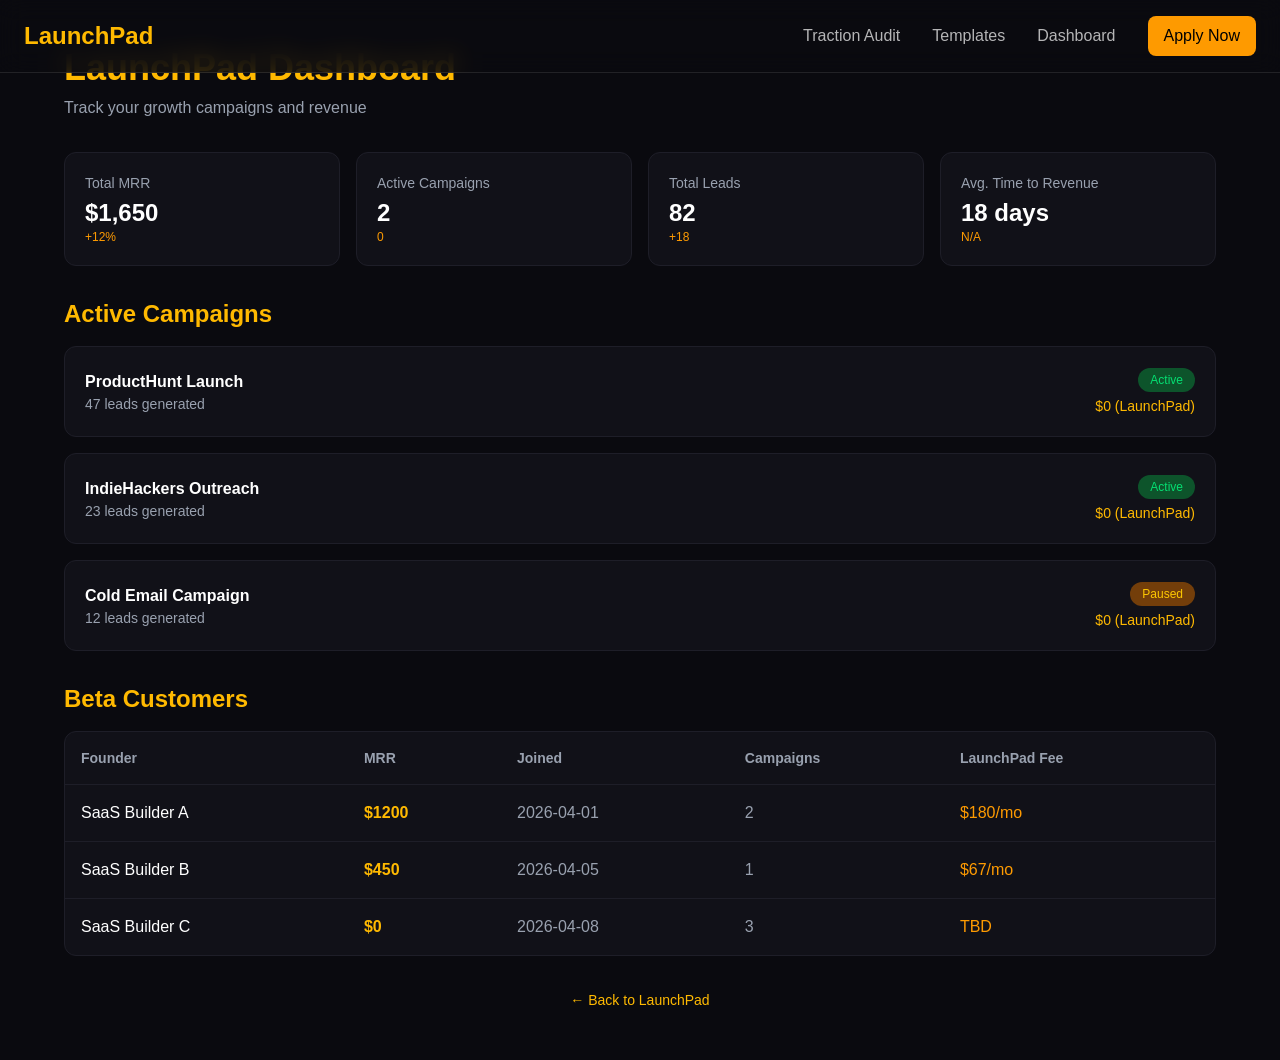
<file: dashboard.html>
<!DOCTYPE html><html lang="en" class="dark"><head><meta charSet="utf-8"/><meta name="viewport" content="width=device-width, initial-scale=1"/><link rel="stylesheet" href="/_next/static/chunks/076_x_7yr4rcw.css" data-precedence="next"/><link rel="preload" as="script" fetchPriority="low" href="/_next/static/chunks/16yhi36w2j0pu.js"/><script src="/_next/static/chunks/0sclm-~.fdgc4.js" async=""></script><script src="/_next/static/chunks/127bmdpb6q5dr.js" async=""></script><script src="/_next/static/chunks/08vzo2o2iyyz..js" async=""></script><script src="/_next/static/chunks/turbopack-02e-frna0dz_e.js" async=""></script><script src="/_next/static/chunks/032_nj6gh6pf-.js" async=""></script><script src="/_next/static/chunks/0gald0yno.e48.js" async=""></script><script src="/_next/static/chunks/0ox1d6tdqimg_.js" async=""></script><title>LaunchPad — Pay-for-Performance Marketing for Solo SaaS Founders</title><meta name="description" content="$0 upfront. 15% of revenue for 12 months. Full-stack B2B growth team. For solo SaaS founders only."/><link rel="icon" href="/favicon.ico?favicon.0x3dzn~oxb6tn.ico" sizes="256x256" type="image/x-icon"/><script src="/_next/static/chunks/03~yq9q893hmn.js" noModule=""></script></head><body class="antialiased"><div hidden=""><!--$--><!--/$--></div><nav class="fixed top-0 left-0 right-0 z-50 border-b border-white/10 bg-[#0a0a0f]/80 backdrop-blur-md"><div class="mx-auto max-w-7xl px-6 py-4 flex items-center justify-between"><a class="text-2xl font-bold text-amber-400" href="/">LaunchPad</a><div class="hidden md:flex items-center gap-8"><a class="text-white/70 hover:text-white" href="/audit">Traction Audit</a><a class="text-white/70 hover:text-white" href="/templates">Templates</a><a class="text-white/70 hover:text-white" href="/dashboard">Dashboard</a><a class="px-4 py-2 bg-amber-500 hover:bg-amber-400 text-black rounded-lg font-medium" href="/#apply">Apply Now</a></div></div></nav><div class="min-h-screen bg-[#0a0a0f] text-white py-12 px-6"><div class="max-w-6xl mx-auto"><h1 class="text-4xl font-bold mb-2 text-amber-400">LaunchPad Dashboard</h1><p class="text-gray-400 mb-8">Track your growth campaigns and revenue</p><div class="grid grid-cols-2 md:grid-cols-4 gap-4 mb-8"><div class="bg-[#111118] rounded-xl p-5 border border-[#1e1e28]"><p class="text-gray-400 text-sm mb-1">Total MRR</p><p class="text-2xl font-bold text-white">$1,650</p><p class="text-xs text-amber-500">+12%</p></div><div class="bg-[#111118] rounded-xl p-5 border border-[#1e1e28]"><p class="text-gray-400 text-sm mb-1">Active Campaigns</p><p class="text-2xl font-bold text-white">2</p><p class="text-xs text-amber-500">0</p></div><div class="bg-[#111118] rounded-xl p-5 border border-[#1e1e28]"><p class="text-gray-400 text-sm mb-1">Total Leads</p><p class="text-2xl font-bold text-white">82</p><p class="text-xs text-amber-500">+18</p></div><div class="bg-[#111118] rounded-xl p-5 border border-[#1e1e28]"><p class="text-gray-400 text-sm mb-1">Avg. Time to Revenue</p><p class="text-2xl font-bold text-white">18 days</p><p class="text-xs text-amber-500">N/A</p></div></div><h2 class="text-2xl font-bold mb-4 text-amber-400">Active Campaigns</h2><div class="grid gap-4 mb-8"><div class="bg-[#111118] rounded-xl p-5 border border-[#1e1e28] flex items-center justify-between"><div><p class="font-semibold text-white">ProductHunt Launch</p><p class="text-sm text-gray-400">47<!-- --> leads generated</p></div><div class="text-right"><span class="inline-block px-3 py-1 rounded-full text-xs font-medium bg-green-900 text-green-400">Active</span><p class="text-sm text-amber-400 mt-1">$0 (LaunchPad)</p></div></div><div class="bg-[#111118] rounded-xl p-5 border border-[#1e1e28] flex items-center justify-between"><div><p class="font-semibold text-white">IndieHackers Outreach</p><p class="text-sm text-gray-400">23<!-- --> leads generated</p></div><div class="text-right"><span class="inline-block px-3 py-1 rounded-full text-xs font-medium bg-green-900 text-green-400">Active</span><p class="text-sm text-amber-400 mt-1">$0 (LaunchPad)</p></div></div><div class="bg-[#111118] rounded-xl p-5 border border-[#1e1e28] flex items-center justify-between"><div><p class="font-semibold text-white">Cold Email Campaign</p><p class="text-sm text-gray-400">12<!-- --> leads generated</p></div><div class="text-right"><span class="inline-block px-3 py-1 rounded-full text-xs font-medium bg-yellow-900 text-yellow-400">Paused</span><p class="text-sm text-amber-400 mt-1">$0 (LaunchPad)</p></div></div></div><h2 class="text-2xl font-bold mb-4 text-amber-400">Beta Customers</h2><div class="bg-[#111118] rounded-xl border border-[#1e1e28] overflow-hidden"><table class="w-full"><thead><tr class="border-b border-[#1e1e28] text-left"><th class="p-4 text-gray-400 text-sm">Founder</th><th class="p-4 text-gray-400 text-sm">MRR</th><th class="p-4 text-gray-400 text-sm">Joined</th><th class="p-4 text-gray-400 text-sm">Campaigns</th><th class="p-4 text-gray-400 text-sm">LaunchPad Fee</th></tr></thead><tbody><tr class="border-b border-[#1e1e28] last:border-0"><td class="p-4 text-white">SaaS Builder A</td><td class="p-4 text-amber-400 font-semibold">$1200</td><td class="p-4 text-gray-400">2026-04-01</td><td class="p-4 text-gray-400">2</td><td class="p-4 text-amber-500">$180/mo</td></tr><tr class="border-b border-[#1e1e28] last:border-0"><td class="p-4 text-white">SaaS Builder B</td><td class="p-4 text-amber-400 font-semibold">$450</td><td class="p-4 text-gray-400">2026-04-05</td><td class="p-4 text-gray-400">1</td><td class="p-4 text-amber-500">$67/mo</td></tr><tr class="border-b border-[#1e1e28] last:border-0"><td class="p-4 text-white">SaaS Builder C</td><td class="p-4 text-amber-400 font-semibold">$0</td><td class="p-4 text-gray-400">2026-04-08</td><td class="p-4 text-gray-400">3</td><td class="p-4 text-amber-500">TBD</td></tr></tbody></table></div><div class="mt-8 text-center"><a href="/" class="text-amber-400 hover:text-amber-300 text-sm">← Back to LaunchPad</a></div></div></div><!--$--><!--/$--><script src="/_next/static/chunks/16yhi36w2j0pu.js" id="_R_" async=""></script><script>(self.__next_f=self.__next_f||[]).push([0])</script><script>self.__next_f.push([1,"1:\"$Sreact.fragment\"\n2:I[19270,[\"/_next/static/chunks/032_nj6gh6pf-.js\",\"/_next/static/chunks/0gald0yno.e48.js\"],\"\"]\n3:I[2849,[\"/_next/static/chunks/032_nj6gh6pf-.js\",\"/_next/static/chunks/0gald0yno.e48.js\"],\"default\"]\n4:I[31168,[\"/_next/static/chunks/032_nj6gh6pf-.js\",\"/_next/static/chunks/0gald0yno.e48.js\"],\"default\"]\n5:I[27472,[\"/_next/static/chunks/032_nj6gh6pf-.js\",\"/_next/static/chunks/0gald0yno.e48.js\"],\"ClientPageRoot\"]\n6:I[93487,[\"/_next/static/chunks/032_nj6gh6pf-.js\",\"/_next/static/chunks/0gald0yno.e48.js\",\"/_next/static/chunks/0ox1d6tdqimg_.js\"],\"default\"]\n9:I[77278,[\"/_next/static/chunks/032_nj6gh6pf-.js\",\"/_next/static/chunks/0gald0yno.e48.js\"],\"OutletBoundary\"]\na:\"$Sreact.suspense\"\nd:I[77278,[\"/_next/static/chunks/032_nj6gh6pf-.js\",\"/_next/static/chunks/0gald0yno.e48.js\"],\"ViewportBoundary\"]\nf:I[77278,[\"/_next/static/chunks/032_nj6gh6pf-.js\",\"/_next/static/chunks/0gald0yno.e48.js\"],\"MetadataBoundary\"]\n11:I[41606,[\"/_next/static/chunks/032_nj6gh6pf-.js\",\"/_next/static/chunks/0gald0yno.e48.js\"],\"default\",1]\n:HL[\"/_next/static/chunks/076_x_7yr4rcw.css\",\"style\"]\n"])</script><script>self.__next_f.push([1,"0:{\"P\":null,\"c\":[\"\",\"dashboard\"],\"q\":\"\",\"i\":false,\"f\":[[[\"\",{\"children\":[\"dashboard\",{\"children\":[\"__PAGE__\",{}]}]},\"$undefined\",\"$undefined\",16],[[\"$\",\"$1\",\"c\",{\"children\":[[[\"$\",\"link\",\"0\",{\"rel\":\"stylesheet\",\"href\":\"/_next/static/chunks/076_x_7yr4rcw.css\",\"precedence\":\"next\",\"crossOrigin\":\"$undefined\",\"nonce\":\"$undefined\"}],[\"$\",\"script\",\"script-0\",{\"src\":\"/_next/static/chunks/032_nj6gh6pf-.js\",\"async\":true,\"nonce\":\"$undefined\"}],[\"$\",\"script\",\"script-1\",{\"src\":\"/_next/static/chunks/0gald0yno.e48.js\",\"async\":true,\"nonce\":\"$undefined\"}]],[\"$\",\"html\",null,{\"lang\":\"en\",\"className\":\"dark\",\"children\":[\"$\",\"body\",null,{\"className\":\"antialiased\",\"children\":[[\"$\",\"nav\",null,{\"className\":\"fixed top-0 left-0 right-0 z-50 border-b border-white/10 bg-[#0a0a0f]/80 backdrop-blur-md\",\"children\":[\"$\",\"div\",null,{\"className\":\"mx-auto max-w-7xl px-6 py-4 flex items-center justify-between\",\"children\":[[\"$\",\"$L2\",null,{\"href\":\"/\",\"className\":\"text-2xl font-bold text-amber-400\",\"children\":\"LaunchPad\"}],[\"$\",\"div\",null,{\"className\":\"hidden md:flex items-center gap-8\",\"children\":[[\"$\",\"$L2\",null,{\"href\":\"/audit\",\"className\":\"text-white/70 hover:text-white\",\"children\":\"Traction Audit\"}],[\"$\",\"$L2\",null,{\"href\":\"/templates\",\"className\":\"text-white/70 hover:text-white\",\"children\":\"Templates\"}],[\"$\",\"$L2\",null,{\"href\":\"/dashboard\",\"className\":\"text-white/70 hover:text-white\",\"children\":\"Dashboard\"}],[\"$\",\"$L2\",null,{\"href\":\"/#apply\",\"className\":\"px-4 py-2 bg-amber-500 hover:bg-amber-400 text-black rounded-lg font-medium\",\"children\":\"Apply Now\"}]]}]]}]}],[\"$\",\"$L3\",null,{\"parallelRouterKey\":\"children\",\"error\":\"$undefined\",\"errorStyles\":\"$undefined\",\"errorScripts\":\"$undefined\",\"template\":[\"$\",\"$L4\",null,{}],\"templateStyles\":\"$undefined\",\"templateScripts\":\"$undefined\",\"notFound\":[[[\"$\",\"title\",null,{\"children\":\"404: This page could not be found.\"}],[\"$\",\"div\",null,{\"style\":{\"fontFamily\":\"system-ui,\\\"Segoe UI\\\",Roboto,Helvetica,Arial,sans-serif,\\\"Apple Color Emoji\\\",\\\"Segoe UI Emoji\\\"\",\"height\":\"100vh\",\"textAlign\":\"center\",\"display\":\"flex\",\"flexDirection\":\"column\",\"alignItems\":\"center\",\"justifyContent\":\"center\"},\"children\":[\"$\",\"div\",null,{\"children\":[[\"$\",\"style\",null,{\"dangerouslySetInnerHTML\":{\"__html\":\"body{color:#000;background:#fff;margin:0}.next-error-h1{border-right:1px solid rgba(0,0,0,.3)}@media (prefers-color-scheme:dark){body{color:#fff;background:#000}.next-error-h1{border-right:1px solid rgba(255,255,255,.3)}}\"}}],[\"$\",\"h1\",null,{\"className\":\"next-error-h1\",\"style\":{\"display\":\"inline-block\",\"margin\":\"0 20px 0 0\",\"padding\":\"0 23px 0 0\",\"fontSize\":24,\"fontWeight\":500,\"verticalAlign\":\"top\",\"lineHeight\":\"49px\"},\"children\":404}],[\"$\",\"div\",null,{\"style\":{\"display\":\"inline-block\"},\"children\":[\"$\",\"h2\",null,{\"style\":{\"fontSize\":14,\"fontWeight\":400,\"lineHeight\":\"49px\",\"margin\":0},\"children\":\"This page could not be found.\"}]}]]}]}]],[]],\"forbidden\":\"$undefined\",\"unauthorized\":\"$undefined\"}]]}]}]]}],{\"children\":[[\"$\",\"$1\",\"c\",{\"children\":[null,[\"$\",\"$L3\",null,{\"parallelRouterKey\":\"children\",\"error\":\"$undefined\",\"errorStyles\":\"$undefined\",\"errorScripts\":\"$undefined\",\"template\":[\"$\",\"$L4\",null,{}],\"templateStyles\":\"$undefined\",\"templateScripts\":\"$undefined\",\"notFound\":\"$undefined\",\"forbidden\":\"$undefined\",\"unauthorized\":\"$undefined\"}]]}],{\"children\":[[\"$\",\"$1\",\"c\",{\"children\":[[\"$\",\"$L5\",null,{\"Component\":\"$6\",\"serverProvidedParams\":{\"searchParams\":{},\"params\":{},\"promises\":[\"$@7\",\"$@8\"]}}],[[\"$\",\"script\",\"script-0\",{\"src\":\"/_next/static/chunks/0ox1d6tdqimg_.js\",\"async\":true,\"nonce\":\"$undefined\"}]],[\"$\",\"$L9\",null,{\"children\":[\"$\",\"$a\",null,{\"name\":\"Next.MetadataOutlet\",\"children\":\"$@b\"}]}]]}],{},null,false,null]},null,false,\"$@c\"]},null,false,null],[\"$\",\"$1\",\"h\",{\"children\":[null,[\"$\",\"$Ld\",null,{\"children\":\"$Le\"}],[\"$\",\"div\",null,{\"hidden\":true,\"children\":[\"$\",\"$Lf\",null,{\"children\":[\"$\",\"$a\",null,{\"name\":\"Next.Metadata\",\"children\":\"$L10\"}]}]}],null]}],false]],\"m\":\"$undefined\",\"G\":[\"$11\",[[\"$\",\"link\",\"0\",{\"rel\":\"stylesheet\",\"href\":\"/_next/static/chunks/076_x_7yr4rcw.css\",\"precedence\":\"next\",\"crossOrigin\":\"$undefined\",\"nonce\":\"$undefined\"}]]],\"S\":true,\"h\":null,\"s\":\"$undefined\",\"l\":\"$undefined\",\"p\":\"$undefined\",\"d\":\"$undefined\",\"b\":\"-Vc6R3VLOGHzHxU38rlyv\"}\n"])</script><script>self.__next_f.push([1,"12:[]\nc:\"$W12\"\n7:{}\n8:\"$0:f:0:1:1:children:1:children:0:props:children:0:props:serverProvidedParams:params\"\n"])</script><script>self.__next_f.push([1,"e:[[\"$\",\"meta\",\"0\",{\"charSet\":\"utf-8\"}],[\"$\",\"meta\",\"1\",{\"name\":\"viewport\",\"content\":\"width=device-width, initial-scale=1\"}]]\n"])</script><script>self.__next_f.push([1,"13:I[83249,[\"/_next/static/chunks/032_nj6gh6pf-.js\",\"/_next/static/chunks/0gald0yno.e48.js\"],\"IconMark\"]\nb:null\n10:[[\"$\",\"title\",\"0\",{\"children\":\"LaunchPad — Pay-for-Performance Marketing for Solo SaaS Founders\"}],[\"$\",\"meta\",\"1\",{\"name\":\"description\",\"content\":\"$$0 upfront. 15% of revenue for 12 months. Full-stack B2B growth team. For solo SaaS founders only.\"}],[\"$\",\"link\",\"2\",{\"rel\":\"icon\",\"href\":\"/favicon.ico?favicon.0x3dzn~oxb6tn.ico\",\"sizes\":\"256x256\",\"type\":\"image/x-icon\"}],[\"$\",\"$L13\",\"3\",{}]]\n"])</script></body></html>
</file>
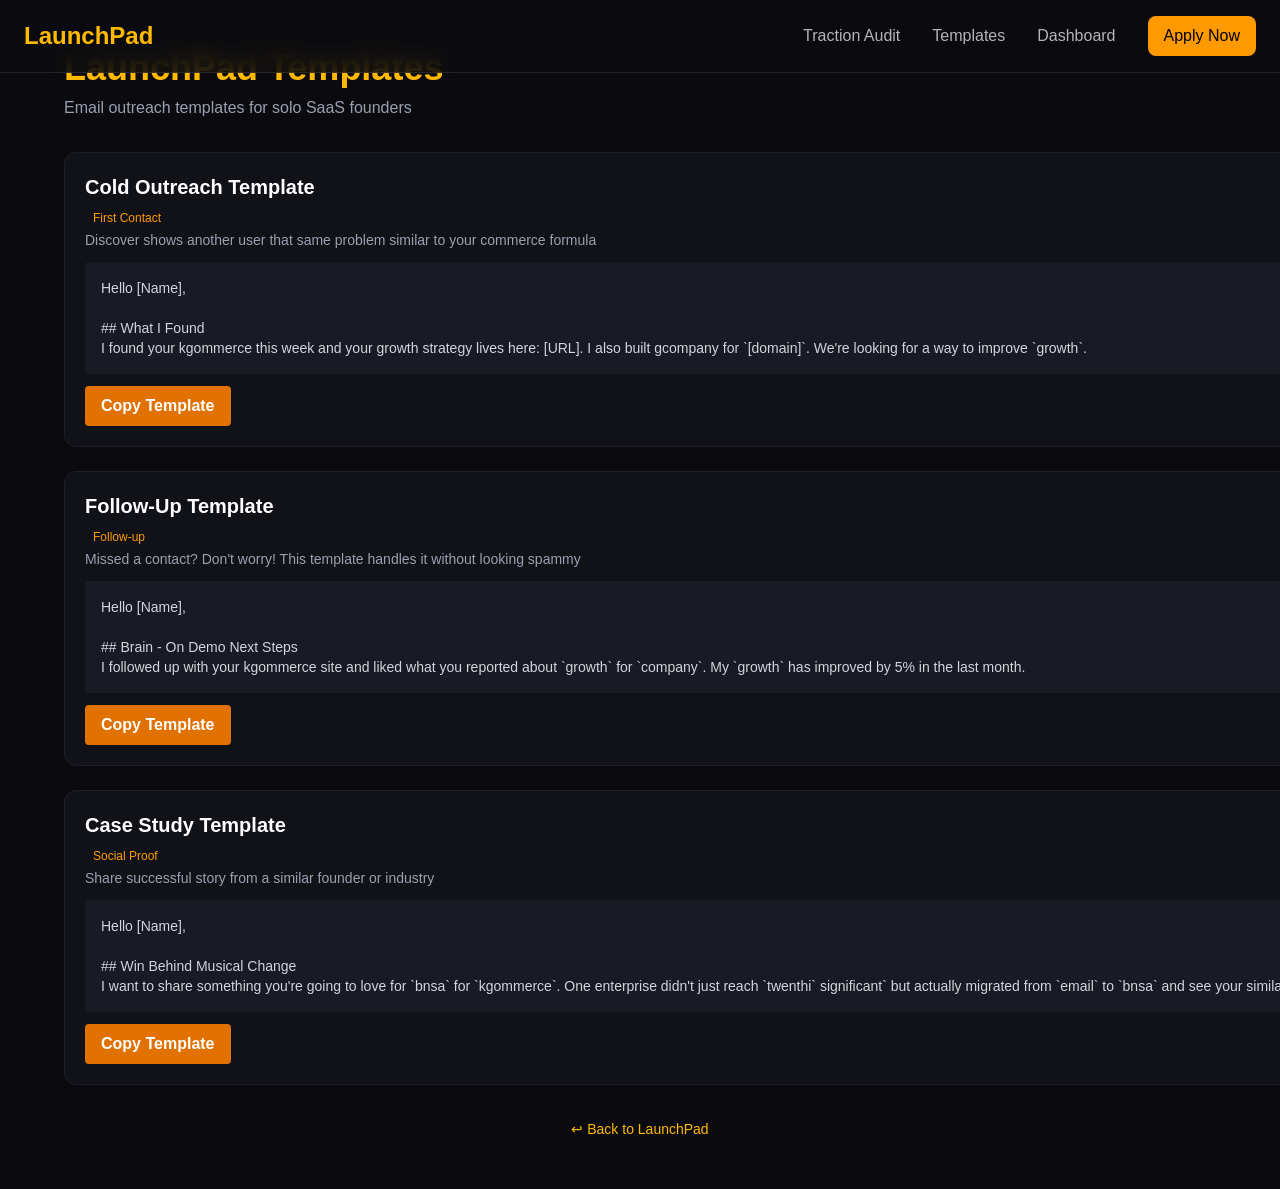
<file: templates.html>
<!DOCTYPE html><html lang="en" class="dark"><head><meta charSet="utf-8"/><meta name="viewport" content="width=device-width, initial-scale=1"/><link rel="stylesheet" href="/_next/static/chunks/076_x_7yr4rcw.css" data-precedence="next"/><link rel="preload" as="script" fetchPriority="low" href="/_next/static/chunks/16yhi36w2j0pu.js"/><script src="/_next/static/chunks/0sclm-~.fdgc4.js" async=""></script><script src="/_next/static/chunks/127bmdpb6q5dr.js" async=""></script><script src="/_next/static/chunks/08vzo2o2iyyz..js" async=""></script><script src="/_next/static/chunks/turbopack-02e-frna0dz_e.js" async=""></script><script src="/_next/static/chunks/032_nj6gh6pf-.js" async=""></script><script src="/_next/static/chunks/0gald0yno.e48.js" async=""></script><script src="/_next/static/chunks/08zyl8i9bqsfx.js" async=""></script><title>LaunchPad — Pay-for-Performance Marketing for Solo SaaS Founders</title><meta name="description" content="$0 upfront. 15% of revenue for 12 months. Full-stack B2B growth team. For solo SaaS founders only."/><link rel="icon" href="/favicon.ico?favicon.0x3dzn~oxb6tn.ico" sizes="256x256" type="image/x-icon"/><script src="/_next/static/chunks/03~yq9q893hmn.js" noModule=""></script></head><body class="antialiased"><div hidden=""><!--$--><!--/$--></div><nav class="fixed top-0 left-0 right-0 z-50 border-b border-white/10 bg-[#0a0a0f]/80 backdrop-blur-md"><div class="mx-auto max-w-7xl px-6 py-4 flex items-center justify-between"><a class="text-2xl font-bold text-amber-400" href="/">LaunchPad</a><div class="hidden md:flex items-center gap-8"><a class="text-white/70 hover:text-white" href="/audit">Traction Audit</a><a class="text-white/70 hover:text-white" href="/templates">Templates</a><a class="text-white/70 hover:text-white" href="/dashboard">Dashboard</a><a class="px-4 py-2 bg-amber-500 hover:bg-amber-400 text-black rounded-lg font-medium" href="/#apply">Apply Now</a></div></div></nav><div class="min-h-screen bg-[#0a0a0f] text-white py-12 px-6"><div class="max-w-6xl mx-auto"><h1 class="text-4xl font-bold mb-2 text-amber-400">LaunchPad Templates</h1><p class="text-gray-400 mb-8">Email outreach templates for solo SaaS founders</p><div class="grid gap-6 mb-8"><div class="bg-[#111118] rounded-xl p-5 border border-[#1e1e28]"><h3 class="text-xl font-bold text-white mb-1">Cold Outreach Template</h3><span class="inline-block px-2 py-1 rounded-full text-xs font-medium text-amber-500">First Contact</span><p class="text-gray-400 mb-3 text-sm">Discover shows another user that same problem similar to your commerce formula</p><pre class="bg-[#1a1a24] rounded p-4 white-space-pre-wrap text-sm font-mono text-gray-300">Hello [Name],

## What I Found
I found your kgommerce this week and your growth strategy lives here: [URL]. I also built gcompany for `[domain]`. We&#x27;re looking for a way to improve `growth`.
</pre><button class="mt-3 bg-amber-600 hover:bg-amber-500 text-white px-4 py-2 rounded font-bold cursor-pointer transition">Copy Template</button></div><div class="bg-[#111118] rounded-xl p-5 border border-[#1e1e28]"><h3 class="text-xl font-bold text-white mb-1">Follow-Up Template</h3><span class="inline-block px-2 py-1 rounded-full text-xs font-medium text-amber-500">Follow-up</span><p class="text-gray-400 mb-3 text-sm">Missed a contact? Don&#x27;t worry! This template handles it without looking spammy</p><pre class="bg-[#1a1a24] rounded p-4 white-space-pre-wrap text-sm font-mono text-gray-300">Hello [Name],

## Brain - On Demo Next Steps
I followed up with your kgommerce site and liked what you reported about `growth` for `company`. My `growth` has improved by 5% in the last month.</pre><button class="mt-3 bg-amber-600 hover:bg-amber-500 text-white px-4 py-2 rounded font-bold cursor-pointer transition">Copy Template</button></div><div class="bg-[#111118] rounded-xl p-5 border border-[#1e1e28]"><h3 class="text-xl font-bold text-white mb-1">Case Study Template</h3><span class="inline-block px-2 py-1 rounded-full text-xs font-medium text-amber-500">Social Proof</span><p class="text-gray-400 mb-3 text-sm">Share successful story from a similar founder or industry</p><pre class="bg-[#1a1a24] rounded p-4 white-space-pre-wrap text-sm font-mono text-gray-300">Hello [Name],

## Win Behind Musical Change
I want to share something you&#x27;re going to love for `bnsa` for `kgommerce`. One enterprise didn&#x27;t just reach `twenthi` significant` but actually migrated from `email` to `bnsa` and see your similar traffic`.</pre><button class="mt-3 bg-amber-600 hover:bg-amber-500 text-white px-4 py-2 rounded font-bold cursor-pointer transition">Copy Template</button></div></div><div class="text-center mt-8"><a href="/" class="text-amber-400 hover:text-amber-300 text-sm">↩ Back to LaunchPad</a></div></div></div><!--$--><!--/$--><script src="/_next/static/chunks/16yhi36w2j0pu.js" id="_R_" async=""></script><script>(self.__next_f=self.__next_f||[]).push([0])</script><script>self.__next_f.push([1,"1:\"$Sreact.fragment\"\n2:I[19270,[\"/_next/static/chunks/032_nj6gh6pf-.js\",\"/_next/static/chunks/0gald0yno.e48.js\"],\"\"]\n3:I[2849,[\"/_next/static/chunks/032_nj6gh6pf-.js\",\"/_next/static/chunks/0gald0yno.e48.js\"],\"default\"]\n4:I[31168,[\"/_next/static/chunks/032_nj6gh6pf-.js\",\"/_next/static/chunks/0gald0yno.e48.js\"],\"default\"]\n5:I[27472,[\"/_next/static/chunks/032_nj6gh6pf-.js\",\"/_next/static/chunks/0gald0yno.e48.js\"],\"ClientPageRoot\"]\n6:I[32385,[\"/_next/static/chunks/032_nj6gh6pf-.js\",\"/_next/static/chunks/0gald0yno.e48.js\",\"/_next/static/chunks/08zyl8i9bqsfx.js\"],\"default\"]\n9:I[77278,[\"/_next/static/chunks/032_nj6gh6pf-.js\",\"/_next/static/chunks/0gald0yno.e48.js\"],\"OutletBoundary\"]\na:\"$Sreact.suspense\"\nd:I[77278,[\"/_next/static/chunks/032_nj6gh6pf-.js\",\"/_next/static/chunks/0gald0yno.e48.js\"],\"ViewportBoundary\"]\nf:I[77278,[\"/_next/static/chunks/032_nj6gh6pf-.js\",\"/_next/static/chunks/0gald0yno.e48.js\"],\"MetadataBoundary\"]\n11:I[41606,[\"/_next/static/chunks/032_nj6gh6pf-.js\",\"/_next/static/chunks/0gald0yno.e48.js\"],\"default\",1]\n:HL[\"/_next/static/chunks/076_x_7yr4rcw.css\",\"style\"]\n"])</script><script>self.__next_f.push([1,"0:{\"P\":null,\"c\":[\"\",\"templates\"],\"q\":\"\",\"i\":false,\"f\":[[[\"\",{\"children\":[\"templates\",{\"children\":[\"__PAGE__\",{}]}]},\"$undefined\",\"$undefined\",16],[[\"$\",\"$1\",\"c\",{\"children\":[[[\"$\",\"link\",\"0\",{\"rel\":\"stylesheet\",\"href\":\"/_next/static/chunks/076_x_7yr4rcw.css\",\"precedence\":\"next\",\"crossOrigin\":\"$undefined\",\"nonce\":\"$undefined\"}],[\"$\",\"script\",\"script-0\",{\"src\":\"/_next/static/chunks/032_nj6gh6pf-.js\",\"async\":true,\"nonce\":\"$undefined\"}],[\"$\",\"script\",\"script-1\",{\"src\":\"/_next/static/chunks/0gald0yno.e48.js\",\"async\":true,\"nonce\":\"$undefined\"}]],[\"$\",\"html\",null,{\"lang\":\"en\",\"className\":\"dark\",\"children\":[\"$\",\"body\",null,{\"className\":\"antialiased\",\"children\":[[\"$\",\"nav\",null,{\"className\":\"fixed top-0 left-0 right-0 z-50 border-b border-white/10 bg-[#0a0a0f]/80 backdrop-blur-md\",\"children\":[\"$\",\"div\",null,{\"className\":\"mx-auto max-w-7xl px-6 py-4 flex items-center justify-between\",\"children\":[[\"$\",\"$L2\",null,{\"href\":\"/\",\"className\":\"text-2xl font-bold text-amber-400\",\"children\":\"LaunchPad\"}],[\"$\",\"div\",null,{\"className\":\"hidden md:flex items-center gap-8\",\"children\":[[\"$\",\"$L2\",null,{\"href\":\"/audit\",\"className\":\"text-white/70 hover:text-white\",\"children\":\"Traction Audit\"}],[\"$\",\"$L2\",null,{\"href\":\"/templates\",\"className\":\"text-white/70 hover:text-white\",\"children\":\"Templates\"}],[\"$\",\"$L2\",null,{\"href\":\"/dashboard\",\"className\":\"text-white/70 hover:text-white\",\"children\":\"Dashboard\"}],[\"$\",\"$L2\",null,{\"href\":\"/#apply\",\"className\":\"px-4 py-2 bg-amber-500 hover:bg-amber-400 text-black rounded-lg font-medium\",\"children\":\"Apply Now\"}]]}]]}]}],[\"$\",\"$L3\",null,{\"parallelRouterKey\":\"children\",\"error\":\"$undefined\",\"errorStyles\":\"$undefined\",\"errorScripts\":\"$undefined\",\"template\":[\"$\",\"$L4\",null,{}],\"templateStyles\":\"$undefined\",\"templateScripts\":\"$undefined\",\"notFound\":[[[\"$\",\"title\",null,{\"children\":\"404: This page could not be found.\"}],[\"$\",\"div\",null,{\"style\":{\"fontFamily\":\"system-ui,\\\"Segoe UI\\\",Roboto,Helvetica,Arial,sans-serif,\\\"Apple Color Emoji\\\",\\\"Segoe UI Emoji\\\"\",\"height\":\"100vh\",\"textAlign\":\"center\",\"display\":\"flex\",\"flexDirection\":\"column\",\"alignItems\":\"center\",\"justifyContent\":\"center\"},\"children\":[\"$\",\"div\",null,{\"children\":[[\"$\",\"style\",null,{\"dangerouslySetInnerHTML\":{\"__html\":\"body{color:#000;background:#fff;margin:0}.next-error-h1{border-right:1px solid rgba(0,0,0,.3)}@media (prefers-color-scheme:dark){body{color:#fff;background:#000}.next-error-h1{border-right:1px solid rgba(255,255,255,.3)}}\"}}],[\"$\",\"h1\",null,{\"className\":\"next-error-h1\",\"style\":{\"display\":\"inline-block\",\"margin\":\"0 20px 0 0\",\"padding\":\"0 23px 0 0\",\"fontSize\":24,\"fontWeight\":500,\"verticalAlign\":\"top\",\"lineHeight\":\"49px\"},\"children\":404}],[\"$\",\"div\",null,{\"style\":{\"display\":\"inline-block\"},\"children\":[\"$\",\"h2\",null,{\"style\":{\"fontSize\":14,\"fontWeight\":400,\"lineHeight\":\"49px\",\"margin\":0},\"children\":\"This page could not be found.\"}]}]]}]}]],[]],\"forbidden\":\"$undefined\",\"unauthorized\":\"$undefined\"}]]}]}]]}],{\"children\":[[\"$\",\"$1\",\"c\",{\"children\":[null,[\"$\",\"$L3\",null,{\"parallelRouterKey\":\"children\",\"error\":\"$undefined\",\"errorStyles\":\"$undefined\",\"errorScripts\":\"$undefined\",\"template\":[\"$\",\"$L4\",null,{}],\"templateStyles\":\"$undefined\",\"templateScripts\":\"$undefined\",\"notFound\":\"$undefined\",\"forbidden\":\"$undefined\",\"unauthorized\":\"$undefined\"}]]}],{\"children\":[[\"$\",\"$1\",\"c\",{\"children\":[[\"$\",\"$L5\",null,{\"Component\":\"$6\",\"serverProvidedParams\":{\"searchParams\":{},\"params\":{},\"promises\":[\"$@7\",\"$@8\"]}}],[[\"$\",\"script\",\"script-0\",{\"src\":\"/_next/static/chunks/08zyl8i9bqsfx.js\",\"async\":true,\"nonce\":\"$undefined\"}]],[\"$\",\"$L9\",null,{\"children\":[\"$\",\"$a\",null,{\"name\":\"Next.MetadataOutlet\",\"children\":\"$@b\"}]}]]}],{},null,false,null]},null,false,\"$@c\"]},null,false,null],[\"$\",\"$1\",\"h\",{\"children\":[null,[\"$\",\"$Ld\",null,{\"children\":\"$Le\"}],[\"$\",\"div\",null,{\"hidden\":true,\"children\":[\"$\",\"$Lf\",null,{\"children\":[\"$\",\"$a\",null,{\"name\":\"Next.Metadata\",\"children\":\"$L10\"}]}]}],null]}],false]],\"m\":\"$undefined\",\"G\":[\"$11\",[[\"$\",\"link\",\"0\",{\"rel\":\"stylesheet\",\"href\":\"/_next/static/chunks/076_x_7yr4rcw.css\",\"precedence\":\"next\",\"crossOrigin\":\"$undefined\",\"nonce\":\"$undefined\"}]]],\"S\":true,\"h\":null,\"s\":\"$undefined\",\"l\":\"$undefined\",\"p\":\"$undefined\",\"d\":\"$undefined\",\"b\":\"-Vc6R3VLOGHzHxU38rlyv\"}\n"])</script><script>self.__next_f.push([1,"12:[]\nc:\"$W12\"\n7:{}\n8:\"$0:f:0:1:1:children:1:children:0:props:children:0:props:serverProvidedParams:params\"\n"])</script><script>self.__next_f.push([1,"e:[[\"$\",\"meta\",\"0\",{\"charSet\":\"utf-8\"}],[\"$\",\"meta\",\"1\",{\"name\":\"viewport\",\"content\":\"width=device-width, initial-scale=1\"}]]\n"])</script><script>self.__next_f.push([1,"13:I[83249,[\"/_next/static/chunks/032_nj6gh6pf-.js\",\"/_next/static/chunks/0gald0yno.e48.js\"],\"IconMark\"]\nb:null\n10:[[\"$\",\"title\",\"0\",{\"children\":\"LaunchPad — Pay-for-Performance Marketing for Solo SaaS Founders\"}],[\"$\",\"meta\",\"1\",{\"name\":\"description\",\"content\":\"$$0 upfront. 15% of revenue for 12 months. Full-stack B2B growth team. For solo SaaS founders only.\"}],[\"$\",\"link\",\"2\",{\"rel\":\"icon\",\"href\":\"/favicon.ico?favicon.0x3dzn~oxb6tn.ico\",\"sizes\":\"256x256\",\"type\":\"image/x-icon\"}],[\"$\",\"$L13\",\"3\",{}]]\n"])</script></body></html>
</file>
<file: _next/static/chunks/076_x_7yr4rcw.css>
@layer properties{@supports (((-webkit-hyphens:none)) and (not (margin-trim:inline))) or ((-moz-orient:inline) and (not (color:rgb(from red r g b)))){*,:before,:after,::backdrop{--tw-rotate-x:initial;--tw-rotate-y:initial;--tw-rotate-z:initial;--tw-skew-x:initial;--tw-skew-y:initial;--tw-space-y-reverse:0;--tw-border-style:solid;--tw-gradient-position:initial;--tw-gradient-from:#0000;--tw-gradient-via:#0000;--tw-gradient-to:#0000;--tw-gradient-stops:initial;--tw-gradient-via-stops:initial;--tw-gradient-from-position:0%;--tw-gradient-via-position:50%;--tw-gradient-to-position:100%;--tw-font-weight:initial;--tw-blur:initial;--tw-brightness:initial;--tw-contrast:initial;--tw-grayscale:initial;--tw-hue-rotate:initial;--tw-invert:initial;--tw-opacity:initial;--tw-saturate:initial;--tw-sepia:initial;--tw-drop-shadow:initial;--tw-drop-shadow-color:initial;--tw-drop-shadow-alpha:100%;--tw-drop-shadow-size:initial;--tw-backdrop-blur:initial;--tw-backdrop-brightness:initial;--tw-backdrop-contrast:initial;--tw-backdrop-grayscale:initial;--tw-backdrop-hue-rotate:initial;--tw-backdrop-invert:initial;--tw-backdrop-opacity:initial;--tw-backdrop-saturate:initial;--tw-backdrop-sepia:initial}}}@layer theme{:root,:host{--color-red-400:#ff6568;--color-red-500:#fb2c36;--color-amber-300:#ffd236;--color-amber-400:#fcbb00;--color-amber-500:#f99c00;--color-amber-600:#dd7400;--color-yellow-400:#fac800;--color-yellow-900:#733e0a;--color-green-400:#05df72;--color-green-500:#00c758;--color-green-900:#0d542b;--color-gray-300:#d1d5dc;--color-gray-400:#99a1af;--color-black:#000;--color-white:#fff;--spacing:.25rem;--container-sm:24rem;--container-md:28rem;--container-2xl:42rem;--container-3xl:48rem;--container-4xl:56rem;--container-6xl:72rem;--container-7xl:80rem;--text-xs:.75rem;--text-xs--line-height:calc(1 / .75);--text-sm:.875rem;--text-sm--line-height:calc(1.25 / .875);--text-lg:1.125rem;--text-lg--line-height:calc(1.75 / 1.125);--text-xl:1.25rem;--text-xl--line-height:calc(1.75 / 1.25);--text-2xl:1.5rem;--text-2xl--line-height:calc(2 / 1.5);--text-3xl:1.875rem;--text-3xl--line-height:calc(2.25 / 1.875);--text-4xl:2.25rem;--text-4xl--line-height:calc(2.5 / 2.25);--text-5xl:3rem;--text-5xl--line-height:1;--text-6xl:3.75rem;--text-6xl--line-height:1;--text-7xl:4.5rem;--text-7xl--line-height:1;--font-weight-medium:500;--font-weight-semibold:600;--font-weight-bold:700;--radius-lg:.5rem;--radius-xl:.75rem;--radius-2xl:1rem;--radius-3xl:1.5rem;--blur-md:12px;--default-transition-duration:.15s;--default-transition-timing-function:cubic-bezier(.4, 0, .2, 1);--default-font-family:var(--font-geist-sans);--default-mono-font-family:var(--font-geist-mono)}@supports (color:lab(0% 0 0)){:root,:host{--color-red-400:lab(63.7053% 60.745 31.3109);--color-red-500:lab(55.4814% 75.0732 48.8528);--color-amber-300:lab(86.4156% 6.13147 78.3961);--color-amber-400:lab(80.1641% 16.6016 99.2089);--color-amber-500:lab(72.7183% 31.8672 97.9407);--color-amber-600:lab(60.3514% 40.5624 87.1228);--color-yellow-400:lab(83.2664% 8.65132 106.895);--color-yellow-900:lab(32.3865% 21.1273 38.5959);--color-green-400:lab(78.503% -64.9265 39.7492);--color-green-500:lab(70.5521% -66.5147 45.8073);--color-green-900:lab(30.797% -29.6927 17.382);--color-gray-300:lab(85.1236% -.612259 -3.7138);--color-gray-400:lab(65.9269% -.832707 -8.17473)}}}@layer base{*,:after,:before,::backdrop{box-sizing:border-box;border:0 solid;margin:0;padding:0}::file-selector-button{box-sizing:border-box;border:0 solid;margin:0;padding:0}html,:host{-webkit-text-size-adjust:100%;tab-size:4;line-height:1.5;font-family:var(--default-font-family,ui-sans-serif, system-ui, sans-serif, "Apple Color Emoji", "Segoe UI Emoji", "Segoe UI Symbol", "Noto Color Emoji");font-feature-settings:var(--default-font-feature-settings,normal);font-variation-settings:var(--default-font-variation-settings,normal);-webkit-tap-highlight-color:transparent}hr{height:0;color:inherit;border-top-width:1px}abbr:where([title]){-webkit-text-decoration:underline dotted;text-decoration:underline dotted}h1,h2,h3,h4,h5,h6{font-size:inherit;font-weight:inherit}a{color:inherit;-webkit-text-decoration:inherit;-webkit-text-decoration:inherit;-webkit-text-decoration:inherit;-webkit-text-decoration:inherit;text-decoration:inherit}b,strong{font-weight:bolder}code,kbd,samp,pre{font-family:var(--default-mono-font-family,ui-monospace, SFMono-Regular, Menlo, Monaco, Consolas, "Liberation Mono", "Courier New", monospace);font-feature-settings:var(--default-mono-font-feature-settings,normal);font-variation-settings:var(--default-mono-font-variation-settings,normal);font-size:1em}small{font-size:80%}sub,sup{vertical-align:baseline;font-size:75%;line-height:0;position:relative}sub{bottom:-.25em}sup{top:-.5em}table{text-indent:0;border-color:inherit;border-collapse:collapse}:-moz-focusring{outline:auto}progress{vertical-align:baseline}summary{display:list-item}ol,ul,menu{list-style:none}img,svg,video,canvas,audio,iframe,embed,object{vertical-align:middle;display:block}img,video{max-width:100%;height:auto}button,input,select,optgroup,textarea{font:inherit;font-feature-settings:inherit;font-variation-settings:inherit;letter-spacing:inherit;color:inherit;opacity:1;background-color:#0000;border-radius:0}::file-selector-button{font:inherit;font-feature-settings:inherit;font-variation-settings:inherit;letter-spacing:inherit;color:inherit;opacity:1;background-color:#0000;border-radius:0}:where(select:is([multiple],[size])) optgroup{font-weight:bolder}:where(select:is([multiple],[size])) optgroup option{padding-inline-start:20px}::file-selector-button{margin-inline-end:4px}::placeholder{opacity:1}@supports (not ((-webkit-appearance:-apple-pay-button))) or (contain-intrinsic-size:1px){::placeholder{color:currentColor}@supports (color:color-mix(in lab, red, red)){::placeholder{color:color-mix(in oklab, currentcolor 50%, transparent)}}}textarea{resize:vertical}::-webkit-search-decoration{-webkit-appearance:none}::-webkit-date-and-time-value{min-height:1lh;text-align:inherit}::-webkit-datetime-edit{display:inline-flex}::-webkit-datetime-edit-fields-wrapper{padding:0}::-webkit-datetime-edit{padding-block:0}::-webkit-datetime-edit-year-field{padding-block:0}::-webkit-datetime-edit-month-field{padding-block:0}::-webkit-datetime-edit-day-field{padding-block:0}::-webkit-datetime-edit-hour-field{padding-block:0}::-webkit-datetime-edit-minute-field{padding-block:0}::-webkit-datetime-edit-second-field{padding-block:0}::-webkit-datetime-edit-millisecond-field{padding-block:0}::-webkit-datetime-edit-meridiem-field{padding-block:0}::-webkit-calendar-picker-indicator{line-height:1}:-moz-ui-invalid{box-shadow:none}button,input:where([type=button],[type=reset],[type=submit]){appearance:button}::file-selector-button{appearance:button}::-webkit-inner-spin-button{height:auto}::-webkit-outer-spin-button{height:auto}[hidden]:where(:not([hidden=until-found])){display:none!important}}@layer components;@layer utilities{.visible{visibility:visible}.absolute{position:absolute}.fixed{position:fixed}.relative{position:relative}.static{position:static}.sticky{position:sticky}.inset-0{inset:calc(var(--spacing) * 0)}.start{inset-inline-start:var(--spacing)}.top-0{top:calc(var(--spacing) * 0)}.right-0{right:calc(var(--spacing) * 0)}.left-0{left:calc(var(--spacing) * 0)}.z-50{z-index:50}.mx-auto{margin-inline:auto}.mt-1{margin-top:calc(var(--spacing) * 1)}.mt-2{margin-top:calc(var(--spacing) * 2)}.mt-3{margin-top:calc(var(--spacing) * 3)}.mt-4{margin-top:calc(var(--spacing) * 4)}.mt-6{margin-top:calc(var(--spacing) * 6)}.mt-8{margin-top:calc(var(--spacing) * 8)}.mb-1{margin-bottom:calc(var(--spacing) * 1)}.mb-2{margin-bottom:calc(var(--spacing) * 2)}.mb-3{margin-bottom:calc(var(--spacing) * 3)}.mb-4{margin-bottom:calc(var(--spacing) * 4)}.mb-6{margin-bottom:calc(var(--spacing) * 6)}.mb-8{margin-bottom:calc(var(--spacing) * 8)}.mb-10{margin-bottom:calc(var(--spacing) * 10)}.mb-12{margin-bottom:calc(var(--spacing) * 12)}.ml-2{margin-left:calc(var(--spacing) * 2)}.block{display:block}.flex{display:flex}.grid{display:grid}.hidden{display:none}.inline{display:inline}.inline-block{display:inline-block}.inline-flex{display:inline-flex}.h-5{height:calc(var(--spacing) * 5)}.h-8{height:calc(var(--spacing) * 8)}.h-10{height:calc(var(--spacing) * 10)}.h-20{height:calc(var(--spacing) * 20)}.h-40{height:calc(var(--spacing) * 40)}.h-full{height:100%}.min-h-screen{min-height:100vh}.w-5{width:calc(var(--spacing) * 5)}.w-8{width:calc(var(--spacing) * 8)}.w-10{width:calc(var(--spacing) * 10)}.w-20{width:calc(var(--spacing) * 20)}.w-40{width:calc(var(--spacing) * 40)}.w-full{width:100%}.max-w-2xl{max-width:var(--container-2xl)}.max-w-3xl{max-width:var(--container-3xl)}.max-w-4xl{max-width:var(--container-4xl)}.max-w-6xl{max-width:var(--container-6xl)}.max-w-7xl{max-width:var(--container-7xl)}.max-w-md{max-width:var(--container-md)}.max-w-sm{max-width:var(--container-sm)}.flex-1{flex:1}.flex-shrink-0{flex-shrink:0}.-rotate-90{rotate:-90deg}.rotate-180{rotate:180deg}.transform{transform:var(--tw-rotate-x,) var(--tw-rotate-y,) var(--tw-rotate-z,) var(--tw-skew-x,) var(--tw-skew-y,)}.cursor-pointer{cursor:pointer}.resize{resize:both}.resize-none{resize:none}.grid-cols-2{grid-template-columns:repeat(2,minmax(0,1fr))}.flex-col{flex-direction:column}.flex-wrap{flex-wrap:wrap}.items-center{align-items:center}.items-end{align-items:flex-end}.items-start{align-items:flex-start}.justify-between{justify-content:space-between}.justify-center{justify-content:center}.gap-2{gap:calc(var(--spacing) * 2)}.gap-3{gap:calc(var(--spacing) * 3)}.gap-4{gap:calc(var(--spacing) * 4)}.gap-6{gap:calc(var(--spacing) * 6)}.gap-8{gap:calc(var(--spacing) * 8)}:where(.space-y-3>:not(:last-child)){--tw-space-y-reverse:0;margin-block-start:calc(calc(var(--spacing) * 3) * var(--tw-space-y-reverse));margin-block-end:calc(calc(var(--spacing) * 3) * calc(1 - var(--tw-space-y-reverse)))}:where(.space-y-4>:not(:last-child)){--tw-space-y-reverse:0;margin-block-start:calc(calc(var(--spacing) * 4) * var(--tw-space-y-reverse));margin-block-end:calc(calc(var(--spacing) * 4) * calc(1 - var(--tw-space-y-reverse)))}:where(.space-y-6>:not(:last-child)){--tw-space-y-reverse:0;margin-block-start:calc(calc(var(--spacing) * 6) * var(--tw-space-y-reverse));margin-block-end:calc(calc(var(--spacing) * 6) * calc(1 - var(--tw-space-y-reverse)))}:where(.space-y-8>:not(:last-child)){--tw-space-y-reverse:0;margin-block-start:calc(calc(var(--spacing) * 8) * var(--tw-space-y-reverse));margin-block-end:calc(calc(var(--spacing) * 8) * calc(1 - var(--tw-space-y-reverse)))}.overflow-hidden{overflow:hidden}.rounded{border-radius:.25rem}.rounded-2xl{border-radius:var(--radius-2xl)}.rounded-3xl{border-radius:var(--radius-3xl)}.rounded-full{border-radius:3.40282e38px}.rounded-lg{border-radius:var(--radius-lg)}.rounded-xl{border-radius:var(--radius-xl)}.border{border-style:var(--tw-border-style);border-width:1px}.border-2{border-style:var(--tw-border-style);border-width:2px}.border-y{border-block-style:var(--tw-border-style);border-block-width:1px}.border-t{border-top-style:var(--tw-border-style);border-top-width:1px}.border-b{border-bottom-style:var(--tw-border-style);border-bottom-width:1px}.border-\[\#1e1e28\]{border-color:#1e1e28}.border-amber-500{border-color:var(--color-amber-500)}.border-amber-500\/30{border-color:#f99c004d}@supports (color:color-mix(in lab, red, red)){.border-amber-500\/30{border-color:color-mix(in oklab, var(--color-amber-500) 30%, transparent)}}.border-amber-500\/50{border-color:#f99c0080}@supports (color:color-mix(in lab, red, red)){.border-amber-500\/50{border-color:color-mix(in oklab, var(--color-amber-500) 50%, transparent)}}.border-green-500\/30{border-color:#00c7584d}@supports (color:color-mix(in lab, red, red)){.border-green-500\/30{border-color:color-mix(in oklab, var(--color-green-500) 30%, transparent)}}.border-red-500\/30{border-color:#fb2c364d}@supports (color:color-mix(in lab, red, red)){.border-red-500\/30{border-color:color-mix(in oklab, var(--color-red-500) 30%, transparent)}}.border-red-500\/50{border-color:#fb2c3680}@supports (color:color-mix(in lab, red, red)){.border-red-500\/50{border-color:color-mix(in oklab, var(--color-red-500) 50%, transparent)}}.border-white\/10{border-color:#ffffff1a}@supports (color:color-mix(in lab, red, red)){.border-white\/10{border-color:color-mix(in oklab, var(--color-white) 10%, transparent)}}.border-white\/20{border-color:#fff3}@supports (color:color-mix(in lab, red, red)){.border-white\/20{border-color:color-mix(in oklab, var(--color-white) 20%, transparent)}}.bg-\[\#0a0a0f\]{background-color:#0a0a0f}.bg-\[\#0a0a0f\]\/80{background-color:#0a0a0fcc;background-color:lab(2.83714% .595115 -2.18317/.8)}.bg-\[\#1a1a24\]{background-color:#1a1a24}.bg-\[\#111118\]{background-color:#111118}.bg-amber-500{background-color:var(--color-amber-500)}.bg-amber-500\/5{background-color:#f99c000d}@supports (color:color-mix(in lab, red, red)){.bg-amber-500\/5{background-color:color-mix(in oklab, var(--color-amber-500) 5%, transparent)}}.bg-amber-500\/10{background-color:#f99c001a}@supports (color:color-mix(in lab, red, red)){.bg-amber-500\/10{background-color:color-mix(in oklab, var(--color-amber-500) 10%, transparent)}}.bg-amber-500\/20{background-color:#f99c0033}@supports (color:color-mix(in lab, red, red)){.bg-amber-500\/20{background-color:color-mix(in oklab, var(--color-amber-500) 20%, transparent)}}.bg-amber-600{background-color:var(--color-amber-600)}.bg-green-500\/5{background-color:#00c7580d}@supports (color:color-mix(in lab, red, red)){.bg-green-500\/5{background-color:color-mix(in oklab, var(--color-green-500) 5%, transparent)}}.bg-green-900{background-color:var(--color-green-900)}.bg-red-500\/5{background-color:#fb2c360d}@supports (color:color-mix(in lab, red, red)){.bg-red-500\/5{background-color:color-mix(in oklab, var(--color-red-500) 5%, transparent)}}.bg-red-500\/10{background-color:#fb2c361a}@supports (color:color-mix(in lab, red, red)){.bg-red-500\/10{background-color:color-mix(in oklab, var(--color-red-500) 10%, transparent)}}.bg-red-500\/20{background-color:#fb2c3633}@supports (color:color-mix(in lab, red, red)){.bg-red-500\/20{background-color:color-mix(in oklab, var(--color-red-500) 20%, transparent)}}.bg-white\/5{background-color:#ffffff0d}@supports (color:color-mix(in lab, red, red)){.bg-white\/5{background-color:color-mix(in oklab, var(--color-white) 5%, transparent)}}.bg-yellow-900{background-color:var(--color-yellow-900)}.bg-gradient-to-b{--tw-gradient-position:to bottom in oklab;background-image:linear-gradient(var(--tw-gradient-stops))}.bg-gradient-to-br{--tw-gradient-position:to bottom right in oklab;background-image:linear-gradient(var(--tw-gradient-stops))}.from-amber-500\/5{--tw-gradient-from:#f99c000d}@supports (color:color-mix(in lab, red, red)){.from-amber-500\/5{--tw-gradient-from:color-mix(in oklab, var(--color-amber-500) 5%, transparent)}}.from-amber-500\/5{--tw-gradient-stops:var(--tw-gradient-via-stops,var(--tw-gradient-position), var(--tw-gradient-from) var(--tw-gradient-from-position), var(--tw-gradient-to) var(--tw-gradient-to-position))}.from-amber-500\/10{--tw-gradient-from:#f99c001a}@supports (color:color-mix(in lab, red, red)){.from-amber-500\/10{--tw-gradient-from:color-mix(in oklab, var(--color-amber-500) 10%, transparent)}}.from-amber-500\/10{--tw-gradient-stops:var(--tw-gradient-via-stops,var(--tw-gradient-position), var(--tw-gradient-from) var(--tw-gradient-from-position), var(--tw-gradient-to) var(--tw-gradient-to-position))}.to-transparent{--tw-gradient-to:transparent;--tw-gradient-stops:var(--tw-gradient-via-stops,var(--tw-gradient-position), var(--tw-gradient-from) var(--tw-gradient-from-position), var(--tw-gradient-to) var(--tw-gradient-to-position))}.p-4{padding:calc(var(--spacing) * 4)}.p-5{padding:calc(var(--spacing) * 5)}.p-6{padding:calc(var(--spacing) * 6)}.p-8{padding:calc(var(--spacing) * 8)}.p-10{padding:calc(var(--spacing) * 10)}.p-12{padding:calc(var(--spacing) * 12)}.px-2{padding-inline:calc(var(--spacing) * 2)}.px-3{padding-inline:calc(var(--spacing) * 3)}.px-4{padding-inline:calc(var(--spacing) * 4)}.px-6{padding-inline:calc(var(--spacing) * 6)}.px-8{padding-inline:calc(var(--spacing) * 8)}.py-1{padding-block:calc(var(--spacing) * 1)}.py-1\.5{padding-block:calc(var(--spacing) * 1.5)}.py-2{padding-block:calc(var(--spacing) * 2)}.py-3{padding-block:calc(var(--spacing) * 3)}.py-4{padding-block:calc(var(--spacing) * 4)}.py-8{padding-block:calc(var(--spacing) * 8)}.py-12{padding-block:calc(var(--spacing) * 12)}.py-20{padding-block:calc(var(--spacing) * 20)}.pt-1{padding-top:calc(var(--spacing) * 1)}.pt-24{padding-top:calc(var(--spacing) * 24)}.pt-32{padding-top:calc(var(--spacing) * 32)}.pb-4{padding-bottom:calc(var(--spacing) * 4)}.pb-20{padding-bottom:calc(var(--spacing) * 20)}.text-center{text-align:center}.text-left{text-align:left}.text-right{text-align:right}.font-mono{font-family:var(--font-geist-mono)}.text-2xl{font-size:var(--text-2xl);line-height:var(--tw-leading,var(--text-2xl--line-height))}.text-3xl{font-size:var(--text-3xl);line-height:var(--tw-leading,var(--text-3xl--line-height))}.text-4xl{font-size:var(--text-4xl);line-height:var(--tw-leading,var(--text-4xl--line-height))}.text-5xl{font-size:var(--text-5xl);line-height:var(--tw-leading,var(--text-5xl--line-height))}.text-6xl{font-size:var(--text-6xl);line-height:var(--tw-leading,var(--text-6xl--line-height))}.text-lg{font-size:var(--text-lg);line-height:var(--tw-leading,var(--text-lg--line-height))}.text-sm{font-size:var(--text-sm);line-height:var(--tw-leading,var(--text-sm--line-height))}.text-xl{font-size:var(--text-xl);line-height:var(--tw-leading,var(--text-xl--line-height))}.text-xs{font-size:var(--text-xs);line-height:var(--tw-leading,var(--text-xs--line-height))}.font-bold{--tw-font-weight:var(--font-weight-bold);font-weight:var(--font-weight-bold)}.font-medium{--tw-font-weight:var(--font-weight-medium);font-weight:var(--font-weight-medium)}.font-semibold{--tw-font-weight:var(--font-weight-semibold);font-weight:var(--font-weight-semibold)}.whitespace-nowrap{white-space:nowrap}.text-amber-400{color:var(--color-amber-400)}.text-amber-500{color:var(--color-amber-500)}.text-amber-500\/40{color:#f99c0066}@supports (color:color-mix(in lab, red, red)){.text-amber-500\/40{color:color-mix(in oklab, var(--color-amber-500) 40%, transparent)}}.text-black{color:var(--color-black)}.text-gray-300{color:var(--color-gray-300)}.text-gray-400{color:var(--color-gray-400)}.text-green-400{color:var(--color-green-400)}.text-red-400{color:var(--color-red-400)}.text-white{color:var(--color-white)}.text-white\/10{color:#ffffff1a}@supports (color:color-mix(in lab, red, red)){.text-white\/10{color:color-mix(in oklab, var(--color-white) 10%, transparent)}}.text-white\/30{color:#ffffff4d}@supports (color:color-mix(in lab, red, red)){.text-white\/30{color:color-mix(in oklab, var(--color-white) 30%, transparent)}}.text-white\/40{color:#fff6}@supports (color:color-mix(in lab, red, red)){.text-white\/40{color:color-mix(in oklab, var(--color-white) 40%, transparent)}}.text-white\/60{color:#fff9}@supports (color:color-mix(in lab, red, red)){.text-white\/60{color:color-mix(in oklab, var(--color-white) 60%, transparent)}}.text-white\/70{color:#ffffffb3}@supports (color:color-mix(in lab, red, red)){.text-white\/70{color:color-mix(in oklab, var(--color-white) 70%, transparent)}}.text-white\/80{color:#fffc}@supports (color:color-mix(in lab, red, red)){.text-white\/80{color:color-mix(in oklab, var(--color-white) 80%, transparent)}}.text-yellow-400{color:var(--color-yellow-400)}.antialiased{-webkit-font-smoothing:antialiased;-moz-osx-font-smoothing:grayscale}.blur{--tw-blur:blur(8px);filter:var(--tw-blur,) var(--tw-brightness,) var(--tw-contrast,) var(--tw-grayscale,) var(--tw-hue-rotate,) var(--tw-invert,) var(--tw-saturate,) var(--tw-sepia,) var(--tw-drop-shadow,)}.backdrop-blur-md{--tw-backdrop-blur:blur(var(--blur-md));-webkit-backdrop-filter:var(--tw-backdrop-blur,) var(--tw-backdrop-brightness,) var(--tw-backdrop-contrast,) var(--tw-backdrop-grayscale,) var(--tw-backdrop-hue-rotate,) var(--tw-backdrop-invert,) var(--tw-backdrop-opacity,) var(--tw-backdrop-saturate,) var(--tw-backdrop-sepia,);backdrop-filter:var(--tw-backdrop-blur,) var(--tw-backdrop-brightness,) var(--tw-backdrop-contrast,) var(--tw-backdrop-grayscale,) var(--tw-backdrop-hue-rotate,) var(--tw-backdrop-invert,) var(--tw-backdrop-opacity,) var(--tw-backdrop-saturate,) var(--tw-backdrop-sepia,)}.transition{transition-property:color,background-color,border-color,outline-color,text-decoration-color,fill,stroke,--tw-gradient-from,--tw-gradient-via,--tw-gradient-to,opacity,box-shadow,transform,translate,scale,rotate,filter,-webkit-backdrop-filter,backdrop-filter,display,content-visibility,overlay,pointer-events;transition-timing-function:var(--tw-ease,var(--default-transition-timing-function));transition-duration:var(--tw-duration,var(--default-transition-duration))}.transition-transform{transition-property:transform,translate,scale,rotate;transition-timing-function:var(--tw-ease,var(--default-transition-timing-function));transition-duration:var(--tw-duration,var(--default-transition-duration))}.outline-none{--tw-outline-style:none;outline-style:none}.last\:border-0:last-child{border-style:var(--tw-border-style);border-width:0}@media (hover:hover){.hover\:border-amber-500\/50:hover{border-color:#f99c0080}@supports (color:color-mix(in lab, red, red)){.hover\:border-amber-500\/50:hover{border-color:color-mix(in oklab, var(--color-amber-500) 50%, transparent)}}.hover\:border-white\/40:hover{border-color:#fff6}@supports (color:color-mix(in lab, red, red)){.hover\:border-white\/40:hover{border-color:color-mix(in oklab, var(--color-white) 40%, transparent)}}.hover\:bg-amber-400:hover{background-color:var(--color-amber-400)}.hover\:bg-amber-500:hover{background-color:var(--color-amber-500)}.hover\:bg-white\/5:hover{background-color:#ffffff0d}@supports (color:color-mix(in lab, red, red)){.hover\:bg-white\/5:hover{background-color:color-mix(in oklab, var(--color-white) 5%, transparent)}}.hover\:text-amber-300:hover{color:var(--color-amber-300)}.hover\:text-white:hover{color:var(--color-white)}}.focus\:border-amber-500:focus{border-color:var(--color-amber-500)}.disabled\:opacity-50:disabled{opacity:.5}@media (min-width:48rem){.md\:flex{display:flex}.md\:grid-cols-2{grid-template-columns:repeat(2,minmax(0,1fr))}.md\:grid-cols-3{grid-template-columns:repeat(3,minmax(0,1fr))}.md\:grid-cols-4{grid-template-columns:repeat(4,minmax(0,1fr))}.md\:flex-row{flex-direction:row}.md\:text-left{text-align:left}.md\:text-5xl{font-size:var(--text-5xl);line-height:var(--tw-leading,var(--text-5xl--line-height))}.md\:text-7xl{font-size:var(--text-7xl);line-height:var(--tw-leading,var(--text-7xl--line-height))}}@media (min-width:64rem){.lg\:grid-cols-3{grid-template-columns:repeat(3,minmax(0,1fr))}.lg\:grid-cols-4{grid-template-columns:repeat(4,minmax(0,1fr))}}}:root{--background:#0a0a0f;--foreground:#fff;--accent:#6366f1;--accent-hover:#4f46e5}body{background:var(--background);color:var(--foreground);font-family:Arial,Helvetica,sans-serif}::-webkit-scrollbar{width:8px}::-webkit-scrollbar-track{background:var(--background)}::-webkit-scrollbar-thumb{background:var(--accent);border-radius:4px}@property --tw-rotate-x{syntax:"*";inherits:false}@property --tw-rotate-y{syntax:"*";inherits:false}@property --tw-rotate-z{syntax:"*";inherits:false}@property --tw-skew-x{syntax:"*";inherits:false}@property --tw-skew-y{syntax:"*";inherits:false}@property --tw-space-y-reverse{syntax:"*";inherits:false;initial-value:0}@property --tw-border-style{syntax:"*";inherits:false;initial-value:solid}@property --tw-gradient-position{syntax:"*";inherits:false}@property --tw-gradient-from{syntax:"<color>";inherits:false;initial-value:#0000}@property --tw-gradient-via{syntax:"<color>";inherits:false;initial-value:#0000}@property --tw-gradient-to{syntax:"<color>";inherits:false;initial-value:#0000}@property --tw-gradient-stops{syntax:"*";inherits:false}@property --tw-gradient-via-stops{syntax:"*";inherits:false}@property --tw-gradient-from-position{syntax:"<length-percentage>";inherits:false;initial-value:0%}@property --tw-gradient-via-position{syntax:"<length-percentage>";inherits:false;initial-value:50%}@property --tw-gradient-to-position{syntax:"<length-percentage>";inherits:false;initial-value:100%}@property --tw-font-weight{syntax:"*";inherits:false}@property --tw-blur{syntax:"*";inherits:false}@property --tw-brightness{syntax:"*";inherits:false}@property --tw-contrast{syntax:"*";inherits:false}@property --tw-grayscale{syntax:"*";inherits:false}@property --tw-hue-rotate{syntax:"*";inherits:false}@property --tw-invert{syntax:"*";inherits:false}@property --tw-opacity{syntax:"*";inherits:false}@property --tw-saturate{syntax:"*";inherits:false}@property --tw-sepia{syntax:"*";inherits:false}@property --tw-drop-shadow{syntax:"*";inherits:false}@property --tw-drop-shadow-color{syntax:"*";inherits:false}@property --tw-drop-shadow-alpha{syntax:"<percentage>";inherits:false;initial-value:100%}@property --tw-drop-shadow-size{syntax:"*";inherits:false}@property --tw-backdrop-blur{syntax:"*";inherits:false}@property --tw-backdrop-brightness{syntax:"*";inherits:false}@property --tw-backdrop-contrast{syntax:"*";inherits:false}@property --tw-backdrop-grayscale{syntax:"*";inherits:false}@property --tw-backdrop-hue-rotate{syntax:"*";inherits:false}@property --tw-backdrop-invert{syntax:"*";inherits:false}@property --tw-backdrop-opacity{syntax:"*";inherits:false}@property --tw-backdrop-saturate{syntax:"*";inherits:false}@property --tw-backdrop-sepia{syntax:"*";inherits:false}
</file>
